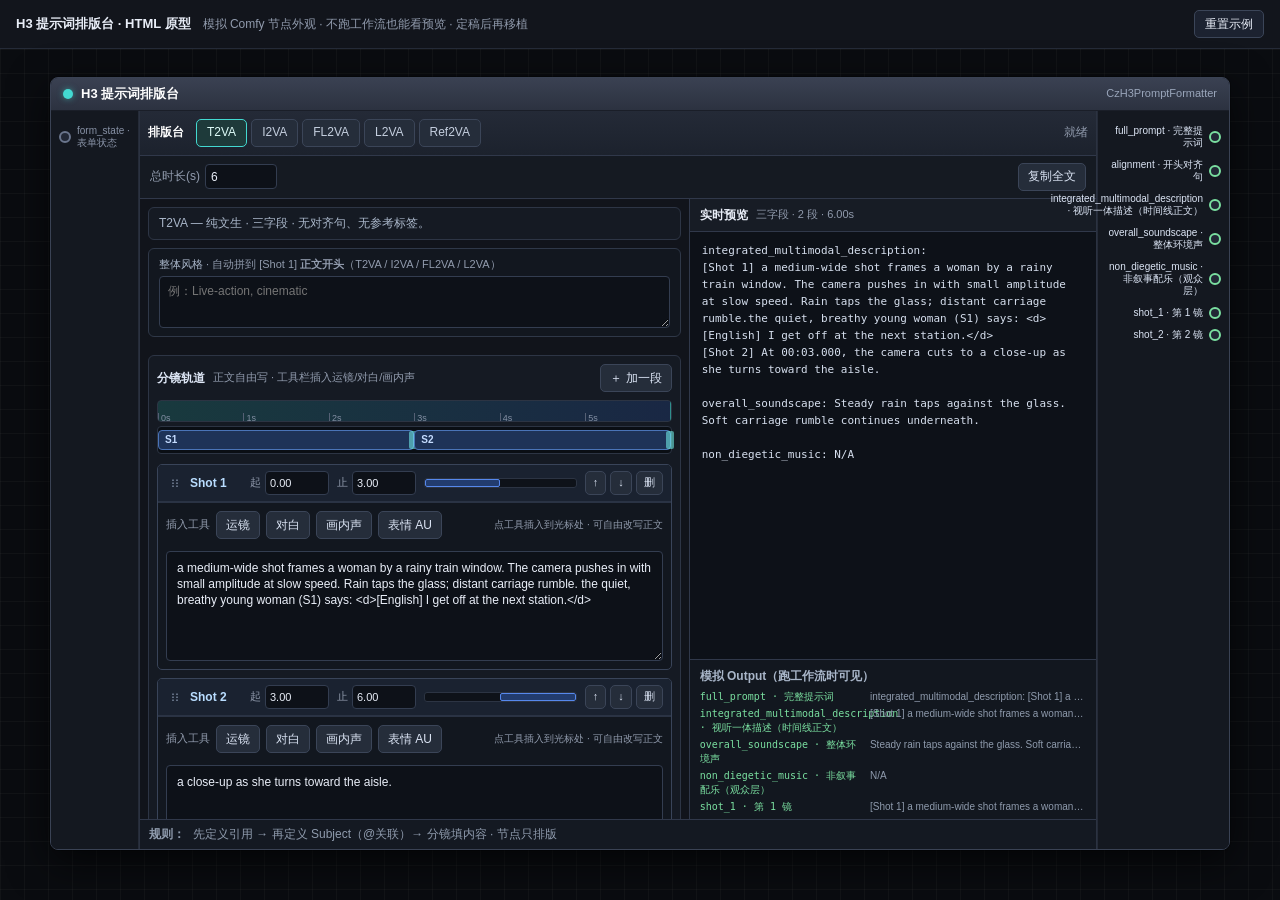
<file: h3-prompt-formatter-lab/index.html>
<!DOCTYPE html>
<html lang="zh-CN">
<head>
  <meta charset="UTF-8" />
  <meta name="viewport" content="width=device-width, initial-scale=1" />
  <title>H3 提示词排版台 · Lab</title>
  <link rel="stylesheet" href="styles.css" />
</head>
<body>
  <div class="lab-page">
    <header class="lab-topbar">
      <div class="lab-topbar-title">H3 提示词排版台 · HTML 原型</div>
      <div class="lab-topbar-hint">模拟 Comfy 节点外观 · 不跑工作流也能看预览 · 定稿后再移植</div>
      <button type="button" class="lab-ghost" id="btn-reset">重置示例</button>
    </header>

    <div class="lab-stage">
      <article class="cz-node" id="cz-node" aria-label="H3 提示词排版台节点">
        <div class="cz-node-title">
          <span class="cz-node-dot"></span>
          <span class="cz-node-name">H3 提示词排版台</span>
          <span class="cz-node-class">CzH3PromptFormatter</span>
        </div>

        <div class="cz-node-body">
          <div class="cz-slots left" aria-hidden="true">
            <div class="cz-slot"><i></i><span>form_state · 表单状态</span></div>
          </div>

          <div class="cz-panel m3td" id="formatter-root">
            <div class="m3td-head">
              <span class="m3td-brand">排版台</span>
              <div class="task-tabs" id="mode-tabs" role="tablist"></div>
              <span class="m3td-spacer"></span>
              <span class="m3td-status" id="status-line">就绪</span>
            </div>

            <div class="m3td-settings">
              <label class="m3td-field">总时长(s)
                <input type="number" id="total-duration" min="4" max="15" step="0.01" value="6" />
              </label>
              <span class="m3td-spacer"></span>
              <button type="button" class="m3td-btn" id="btn-copy-full">复制全文</button>
            </div>

            <div class="m3td-taskbar" id="task-types" hidden></div>

            <div class="work-grid">
              <div class="work-left">
                <div class="info-strip" id="mode-hint"></div>

                <!-- Ref2VA：先引用，再 Subject -->
                <section class="block" id="block-refs" hidden>
                  <div class="block-head">
                    <strong>① 引用定义 · References</strong>
                    <span class="muted">不接真图/视频 · 只声明「将来接到采样节点的那路」是什么</span>
                  </div>
                  <div class="defs-toolbar">
                    <button type="button" class="m3td-btn" data-add-ref="picture">＋ Picture 图</button>
                    <button type="button" class="m3td-btn" data-add-ref="video">＋ Video 视频</button>
                    <button type="button" class="m3td-btn" data-add-ref="audio">＋ Audio 音频</button>
                  </div>
                  <div class="defs-list" id="refs-list"></div>
                </section>

                <section class="block" id="block-subjects" hidden>
                  <div class="block-head">
                    <strong>② subject_definitions · 主体定义</strong>
                    <span class="muted">可复用内容单元 · 用绑定或 @ 关联上方引用</span>
                  </div>
                  <div class="defs-toolbar">
                    <button type="button" class="m3td-btn" id="btn-add-subject">＋ Subject</button>
                  </div>
                  <div class="defs-list" id="subjects-list"></div>
                  <label class="stack-field" style="margin-top:8px">
                    <span>summary · 任务摘要<span class="muted">（方括号任务类型由上方多选自动加）</span></span>
                    <textarea id="summary-body" rows="2" placeholder="一句话概括目标视频与参考关系…"></textarea>
                  </label>
                </section>

                <label class="stack-field block" id="wrap-style-opening" style="margin:0 0 10px;padding:8px 10px;border:1px solid #2f3848;border-radius:6px;background:#12171f">
                  <span id="style-opening-label">整体风格</span>
                  <textarea id="style-opening" rows="2" placeholder="例：Live-action, cinematic"></textarea>
                </label>

                <section class="block">
                  <div class="block-head">
                    <strong>分镜轨道</strong>
                    <span class="muted">正文自由写 · 工具栏插入运镜/对白/画内声</span>
                    <button type="button" class="m3td-btn" id="btn-add-shot" style="margin-left:auto">＋ 加一段</button>
                  </div>
                  <div class="timeline-ruler" id="timeline-ruler"></div>
                  <div class="timeline-track" id="timeline-track" title="拖分段右缘改切点；拖分段本体可粗调"></div>
                  <div class="shot-list" id="shot-list"></div>
                </section>

                <section class="block">
                  <div class="block-head"><strong>全片声音字段</strong><span class="muted">与单镜「画内声」分开 · 这里是整片汇总</span></div>
                  <label class="stack-field">
                    <span>overall_soundscape · 整体环境声</span>
                    <textarea id="soundscape" rows="2" placeholder="环境声 / 动作声 / 非语言人声…"></textarea>
                  </label>
                  <label class="stack-field">
                    <span>non_diegetic_music · 非叙事配乐（观众层）</span>
                    <textarea id="music" rows="2" placeholder="观众配乐，或写 N/A"></textarea>
                  </label>
                </section>
              </div>

              <div class="work-right">
                <div class="preview-head">
                  <strong>实时预览</strong>
                  <span class="muted" id="preview-meta"></span>
                </div>
                <pre class="preview-body" id="preview-body"></pre>
                <div class="outputs-sim">
                  <div class="outputs-title">模拟 Output（跑工作流时可见）</div>
                  <div class="outputs-list" id="outputs-list"></div>
                </div>
              </div>
            </div>

            <div class="m3td-foot">
              <strong>规则：</strong>
              <span>先定义引用 → 再定义 Subject（@关联）→ 分镜填内容 · 节点只排版</span>
            </div>
          </div>

          <div class="cz-slots right" id="output-slots" aria-hidden="true"></div>
        </div>
      </article>
    </div>
  </div>

  <!-- @ 引用选择浮层 -->
  <div class="mention-menu" id="mention-menu" hidden></div>

  <!-- 图形化 AU 选脸器 -->
  <div class="au-modal" id="au-modal" hidden>
    <div class="au-dialog" role="dialog" aria-label="AU 表情选择">
      <div class="au-dialog-head">
        <strong>图形化 AU 表情</strong>
        <span class="muted">强度 0–5 · 基本情绪 + 文戏复合内心 · 悬停看 AU 说明 · 插入英文描述</span>
        <button type="button" class="m3td-btn" data-au-close>关闭</button>
      </div>
      <div class="au-dialog-body">
        <div class="au-face-col">
          <div id="au-face-host"></div>
          <div class="au-presets" id="au-presets"></div>
        </div>
        <div class="au-chip-col">
          <div id="au-chip-host"></div>
        </div>
      </div>
      <div class="au-dialog-foot">
        <div class="au-summary">
          <div><span class="muted">英文描述：</span><strong id="au-desc-en">（尚未选择 AU）</strong></div>
          <div><span class="muted">AU 组合：</span><code id="au-desc-codes">—</code></div>
        </div>
        <label class="au-opt"><input type="checkbox" id="au-include-codes" /> 插入时附带 AU 代号备忘</label>
        <div class="au-actions">
          <button type="button" class="m3td-btn" data-au-insert>插入面部描述</button>
          <button type="button" class="m3td-btn" data-au-insert-while-saying>插入「边说边带表情」</button>
        </div>
      </div>
    </div>
  </div>

  <script src="au-picker.js"></script>
  <script src="app.js"></script>
</body>
</html>
</file>
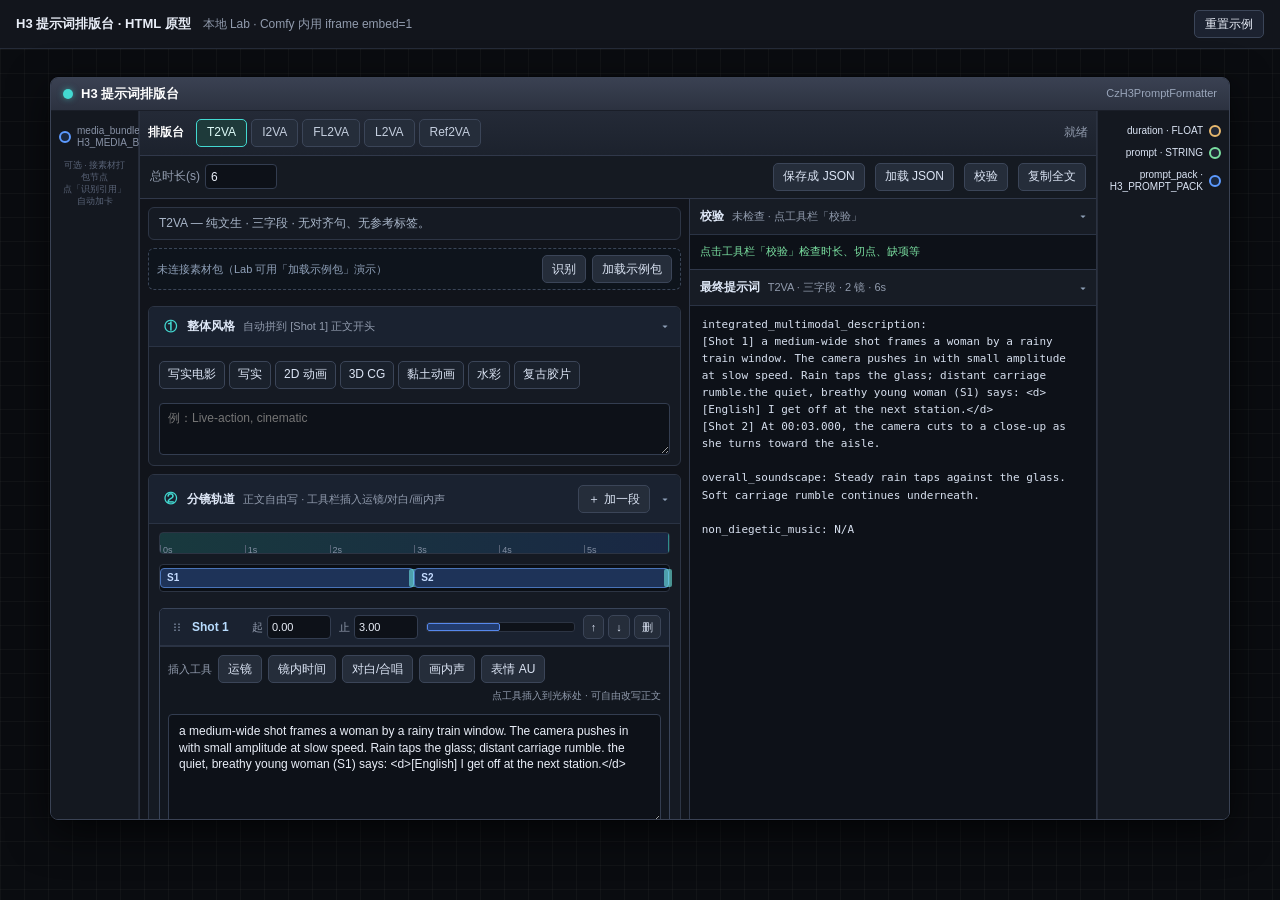
<file: web/h3-formatter/index.html>
<!DOCTYPE html>
<html lang="zh-CN">
<head>
  <meta charset="UTF-8" />
  <meta name="viewport" content="width=device-width, initial-scale=1" />
  <title>H3 提示词排版台</title>
  <script>
    (function () {
      try {
        if (new URLSearchParams(location.search).has("embed") || window.parent !== window) {
          document.documentElement.classList.add("embed");
        }
      } catch (_) { /* cross-origin */ }
    })();
  </script>
  <link rel="stylesheet" href="styles.css" />
</head>
<body>
  <div class="lab-page">
    <header class="lab-topbar">
      <div class="lab-topbar-title">H3 提示词排版台 · HTML 原型</div>
      <div class="lab-topbar-hint">本地 Lab · Comfy 内用 iframe embed=1</div>
      <button type="button" class="lab-ghost" id="btn-reset">重置示例</button>
    </header>

    <div class="lab-stage">
      <article class="cz-node" id="cz-node" aria-label="H3 提示词排版台节点">
        <div class="cz-node-title">
          <span class="cz-node-dot"></span>
          <span class="cz-node-name">H3 提示词排版台</span>
          <span class="cz-node-class">CzH3PromptFormatter</span>
        </div>

        <div class="cz-node-body">
          <div class="cz-slots left" aria-hidden="true">
            <div class="cz-slot custom active" id="slot-media-bundle"><i></i><span>media_bundle · H3_MEDIA_BUNDLE</span></div>
            <div class="cz-slot-hint">可选 · 接素材打包节点<br />点「识别引用」自动加卡</div>
          </div>

          <div class="cz-panel m3td" id="formatter-root">
            <div class="m3td-head">
              <span class="m3td-brand">排版台</span>
              <div class="task-tabs" id="mode-tabs" role="tablist"></div>
              <span class="m3td-spacer"></span>
              <span class="m3td-status" id="status-line">就绪</span>
            </div>

            <div class="m3td-settings">
              <label class="m3td-field">总时长(s)
                <input type="number" id="total-duration" min="4" max="15" step="0.01" value="6" />
              </label>
              <span class="m3td-spacer"></span>
              <button type="button" class="m3td-btn" id="btn-save-json" title="导出表单 JSON">保存成 JSON</button>
              <button type="button" class="m3td-btn" id="btn-load-json" title="从 JSON 恢复表单">加载 JSON</button>
              <button type="button" class="m3td-btn" id="btn-validate" title="检查时长、切点、缺项等">校验</button>
              <button type="button" class="m3td-btn" id="btn-copy-full">复制全文</button>
              <input type="file" id="json-file-input" accept="application/json,.json" hidden />
            </div>

            <div class="m3td-taskbar" id="task-types" hidden></div>

            <div class="work-grid">
              <div class="work-left">
                <div class="info-strip" id="mode-hint"></div>

                <div class="bundle-bar" id="bundle-bar">
                  <span class="bundle-status" id="bundle-status">未连接素材包 · 接好后点「识别」同步引用</span>
                  <button type="button" class="m3td-btn" id="btn-import-bundle" title="按当前接线增量同步引用卡与模式（不会在接线时自动改）">识别</button>
                  <button type="button" class="m3td-btn" id="btn-demo-bundle" title="注入一份示例 manifest，方便演示">加载示例包</button>
                </div>

                <!-- Ref2VA：① 引用 ② 主体 -->
                <section class="block collapsible" id="block-refs" data-sec="refs" hidden>
                  <div class="block-head" data-collapse-toggle role="button" tabindex="0" aria-expanded="true">
                    <span class="sec-num" data-sec-num></span>
                    <strong>引用定义 · References</strong>
                    <span class="muted">识别后指定用途 · 也可手加</span>
                    <span class="collapse-chevron" aria-hidden="true">▾</span>
                  </div>
                  <div class="block-body">
                    <div class="defs-toolbar">
                      <button type="button" class="m3td-btn" data-add-ref="picture">＋ Picture 图</button>
                      <button type="button" class="m3td-btn" data-add-ref="video">＋ Video 视频</button>
                      <button type="button" class="m3td-btn" data-add-ref="audio">＋ Audio 音频</button>
                    </div>
                    <div class="defs-list" id="refs-list"></div>
                  </div>
                </section>

                <section class="block collapsible" id="block-subjects" data-sec="subjects" hidden>
                  <div class="block-head" data-collapse-toggle role="button" tabindex="0" aria-expanded="true">
                    <span class="sec-num" data-sec-num></span>
                    <strong>主体定义 · subject_definitions</strong>
                    <span class="muted">绑定 / @ 关联引用 · 含 summary</span>
                    <span class="collapse-chevron" aria-hidden="true">▾</span>
                  </div>
                  <div class="block-body">
                    <div class="defs-toolbar">
                      <button type="button" class="m3td-btn" id="btn-add-subject">＋ Subject</button>
                    </div>
                    <div class="defs-list" id="subjects-list"></div>
                    <label class="stack-field summary-field" style="margin-top:8px">
                      <span>summary · 任务摘要<span class="muted">（方括号任务类型由上方多选自动加 · 可 @ 插入 Subject/引用）</span></span>
                      <div class="summary-row">
                        <textarea id="summary-body" rows="2" placeholder="一句话概括目标视频与参考关系… 例：&lt;Subject 1&gt; drives &lt;Subject 2&gt;…"></textarea>
                        <button type="button" class="m3td-btn at-btn" id="btn-summary-at" data-at-target="summary:body" title="插入 Subject / 引用标签">@</button>
                      </div>
                    </label>
                  </div>
                </section>

                <section class="block collapsible" id="wrap-style-opening" data-sec="style">
                  <div class="block-head" data-collapse-toggle role="button" tabindex="0" aria-expanded="true">
                    <span class="sec-num" data-sec-num></span>
                    <strong id="style-opening-title">整体风格</strong>
                    <span class="muted" id="style-opening-hint">拼到 Shot 1 / 或写在 Shot 前</span>
                    <span class="collapse-chevron" aria-hidden="true">▾</span>
                  </div>
                  <div class="block-body">
                    <div class="style-chips" id="style-chips"></div>
                    <label class="stack-field" style="margin:0">
                      <span class="sr-only" id="style-opening-label">整体风格</span>
                      <textarea id="style-opening" rows="2" placeholder="例：Live-action, cinematic"></textarea>
                    </label>
                  </div>
                </section>

                <section class="block collapsible" id="block-shots" data-sec="shots">
                  <div class="block-head" data-collapse-toggle role="button" tabindex="0" aria-expanded="true">
                    <span class="sec-num" data-sec-num></span>
                    <strong>分镜轨道</strong>
                    <span class="muted">正文自由写 · 工具栏插入运镜/对白/画内声</span>
                    <button type="button" class="m3td-btn" id="btn-add-shot" data-no-collapse>＋ 加一段</button>
                    <span class="collapse-chevron" aria-hidden="true">▾</span>
                  </div>
                  <div class="block-body">
                    <div class="timeline-ruler" id="timeline-ruler"></div>
                    <div class="timeline-track" id="timeline-track" title="拖分段右缘改切点；拖分段本体可粗调"></div>
                    <div class="shot-list" id="shot-list"></div>
                  </div>
                </section>

                <section class="block collapsible" id="block-sound" data-sec="sound">
                  <div class="block-head" data-collapse-toggle role="button" tabindex="0" aria-expanded="true">
                    <span class="sec-num" data-sec-num></span>
                    <strong>全片声音字段</strong>
                    <span class="muted">与单镜「画内声」分开 · 整片汇总</span>
                    <span class="collapse-chevron" aria-hidden="true">▾</span>
                  </div>
                  <div class="block-body">
                    <label class="stack-field">
                      <span>overall_soundscape · 整体环境声</span>
                      <textarea id="soundscape" rows="2" placeholder="环境声 / 动作声 / 非语言人声…"></textarea>
                    </label>
                    <label class="stack-field">
                      <span>non_diegetic_music · 非叙事配乐（观众层）</span>
                      <textarea id="music" rows="2" placeholder="观众配乐，或写 N/A"></textarea>
                    </label>
                  </div>
                </section>
              </div>

              <div class="work-right">
                <section class="block collapsible preview-sec" id="block-validate" data-sec="validate">
                  <div class="block-head" data-collapse-toggle role="button" tabindex="0" aria-expanded="true">
                    <strong>校验</strong>
                    <span class="muted" id="validate-summary">未检查 · 点工具栏「校验」</span>
                    <span class="collapse-chevron" aria-hidden="true">▾</span>
                  </div>
                  <div class="block-body">
                    <div class="validate-panel" id="validate-panel">
                      <div class="vp-ok">点击工具栏「校验」检查时长、切点、缺项等</div>
                    </div>
                  </div>
                </section>

                <section class="block collapsible preview-sec" id="block-preview" data-sec="preview">
                  <div class="block-head" data-collapse-toggle role="button" tabindex="0" aria-expanded="true">
                    <strong>最终提示词</strong>
                    <span class="muted" id="preview-meta"></span>
                    <span class="collapse-chevron" aria-hidden="true">▾</span>
                  </div>
                  <div class="block-body preview-body-wrap">
                    <pre class="preview-body" id="preview-body"></pre>
                  </div>
                </section>
              </div>
            </div>
          </div>

          <div class="cz-slots right" id="output-slots" aria-hidden="true"></div>
        </div>
      </article>
    </div>
  </div>

  <!-- @ 引用选择浮层 -->
  <div class="mention-menu" id="mention-menu" hidden></div>

  <!-- 图形化 AU 选脸器 -->
  <div class="au-modal" id="au-modal" hidden>
    <div class="au-dialog" role="dialog" aria-label="AU 表情选择">
      <div class="au-dialog-head">
        <strong>图形化 AU 表情</strong>
        <span class="muted">强度 0–5 · 基本情绪 + 文戏复合内心 · 悬停看 AU 说明 · 插入英文描述</span>
        <button type="button" class="m3td-btn" data-au-close>关闭</button>
      </div>
      <div class="au-dialog-body">
        <div class="au-face-col">
          <div id="au-face-host"></div>
          <div class="au-presets" id="au-presets"></div>
        </div>
        <div class="au-chip-col">
          <div id="au-chip-host"></div>
        </div>
      </div>
      <div class="au-dialog-foot">
        <div class="au-summary">
          <div><span class="muted">英文描述：</span><strong id="au-desc-en">（尚未选择 AU）</strong></div>
          <div><span class="muted">AU 组合：</span><code id="au-desc-codes">—</code></div>
        </div>
        <label class="au-opt"><input type="checkbox" id="au-include-codes" /> 插入时附带 AU 代号备忘</label>
        <div class="au-actions">
          <button type="button" class="m3td-btn" data-au-insert>插入面部描述</button>
          <button type="button" class="m3td-btn" data-au-insert-while-saying>插入「边说边带表情」</button>
        </div>
      </div>
    </div>
  </div>

  <script src="au-picker.js"></script>
  <script src="app.js"></script>
</body>
</html>
</file>
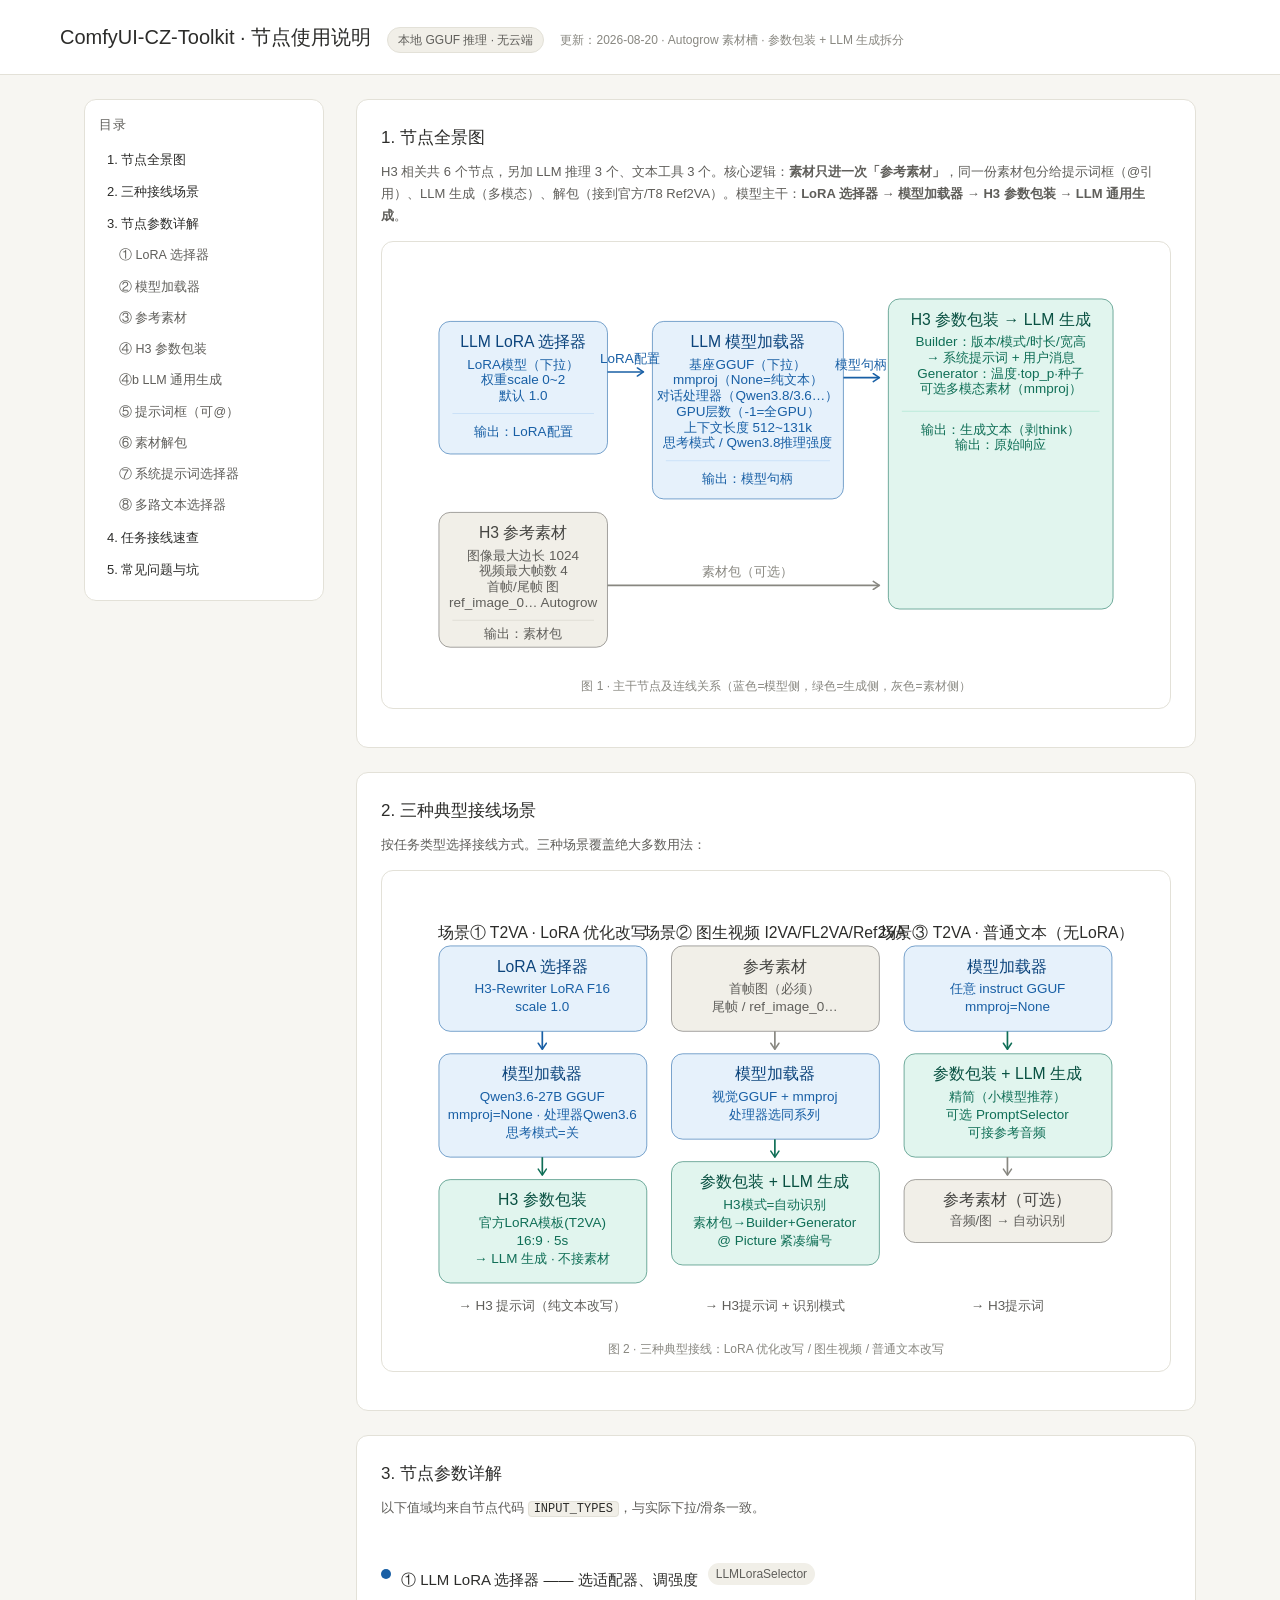
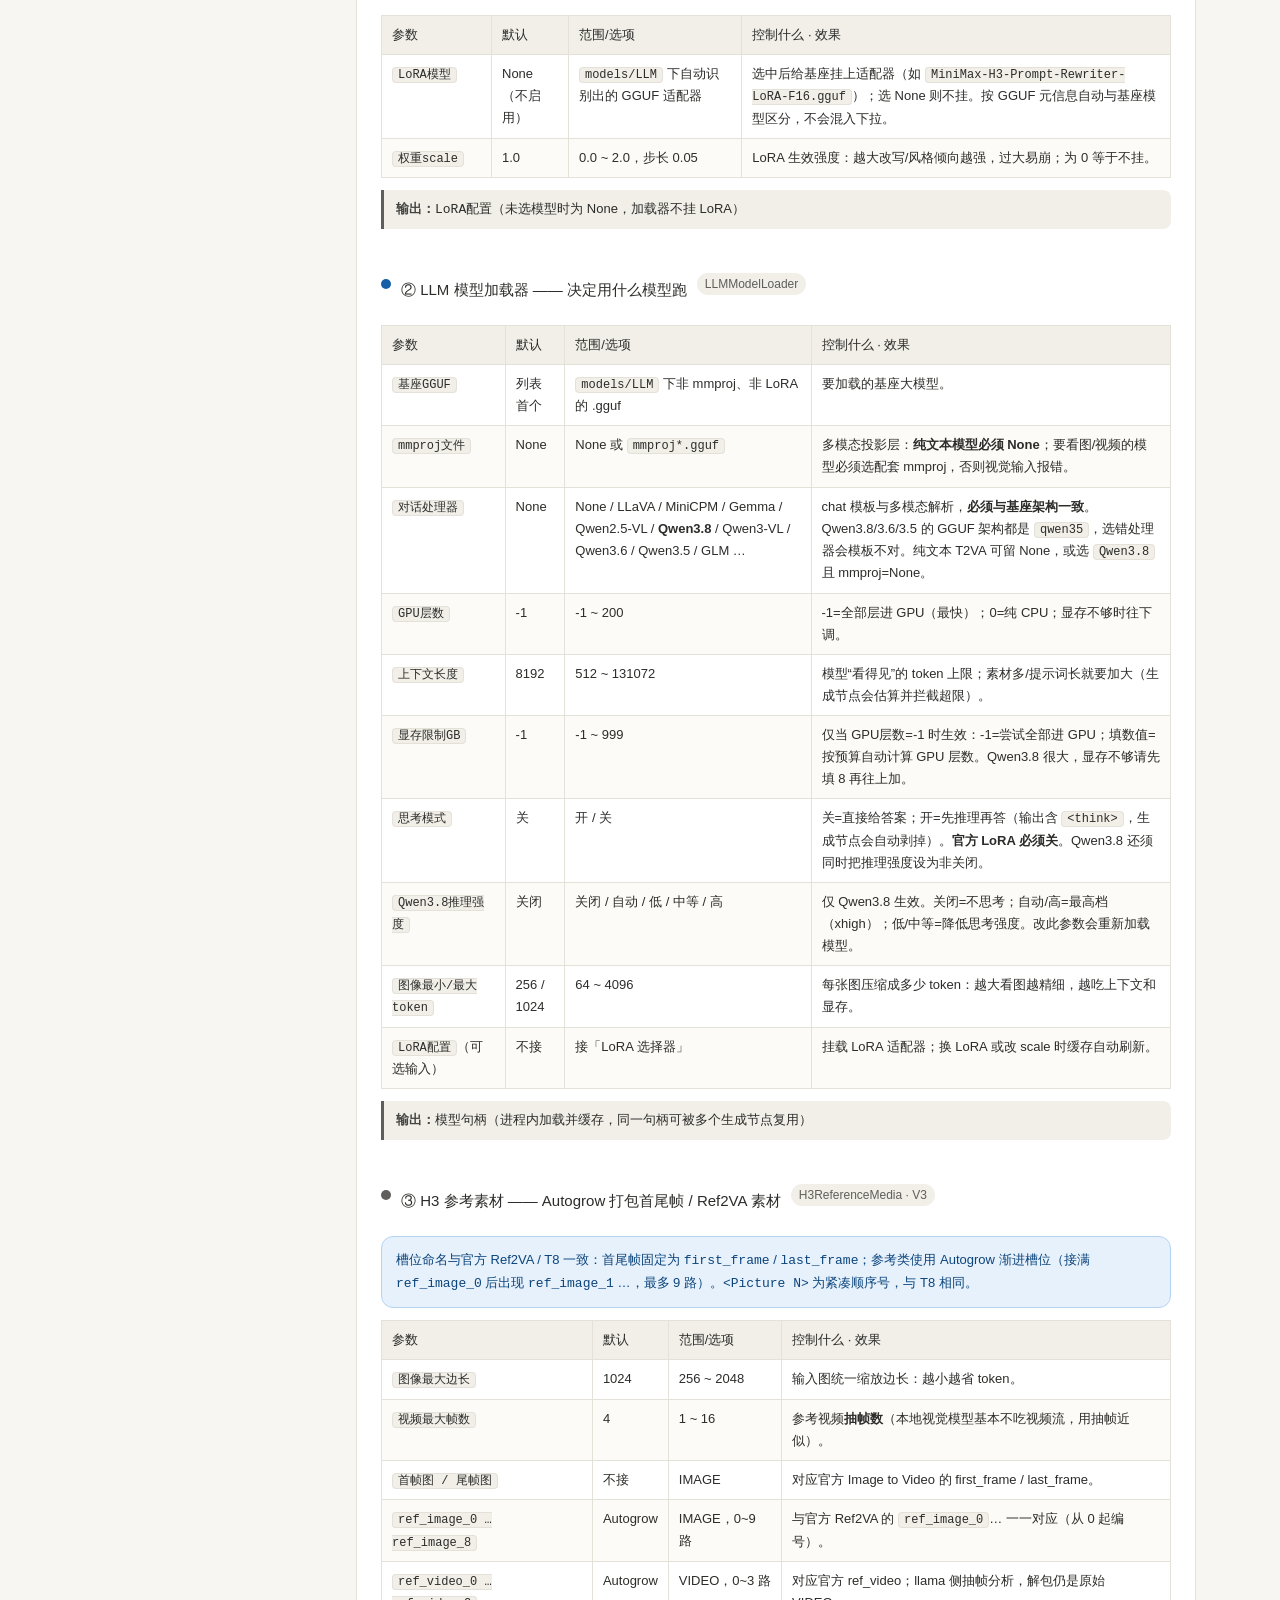
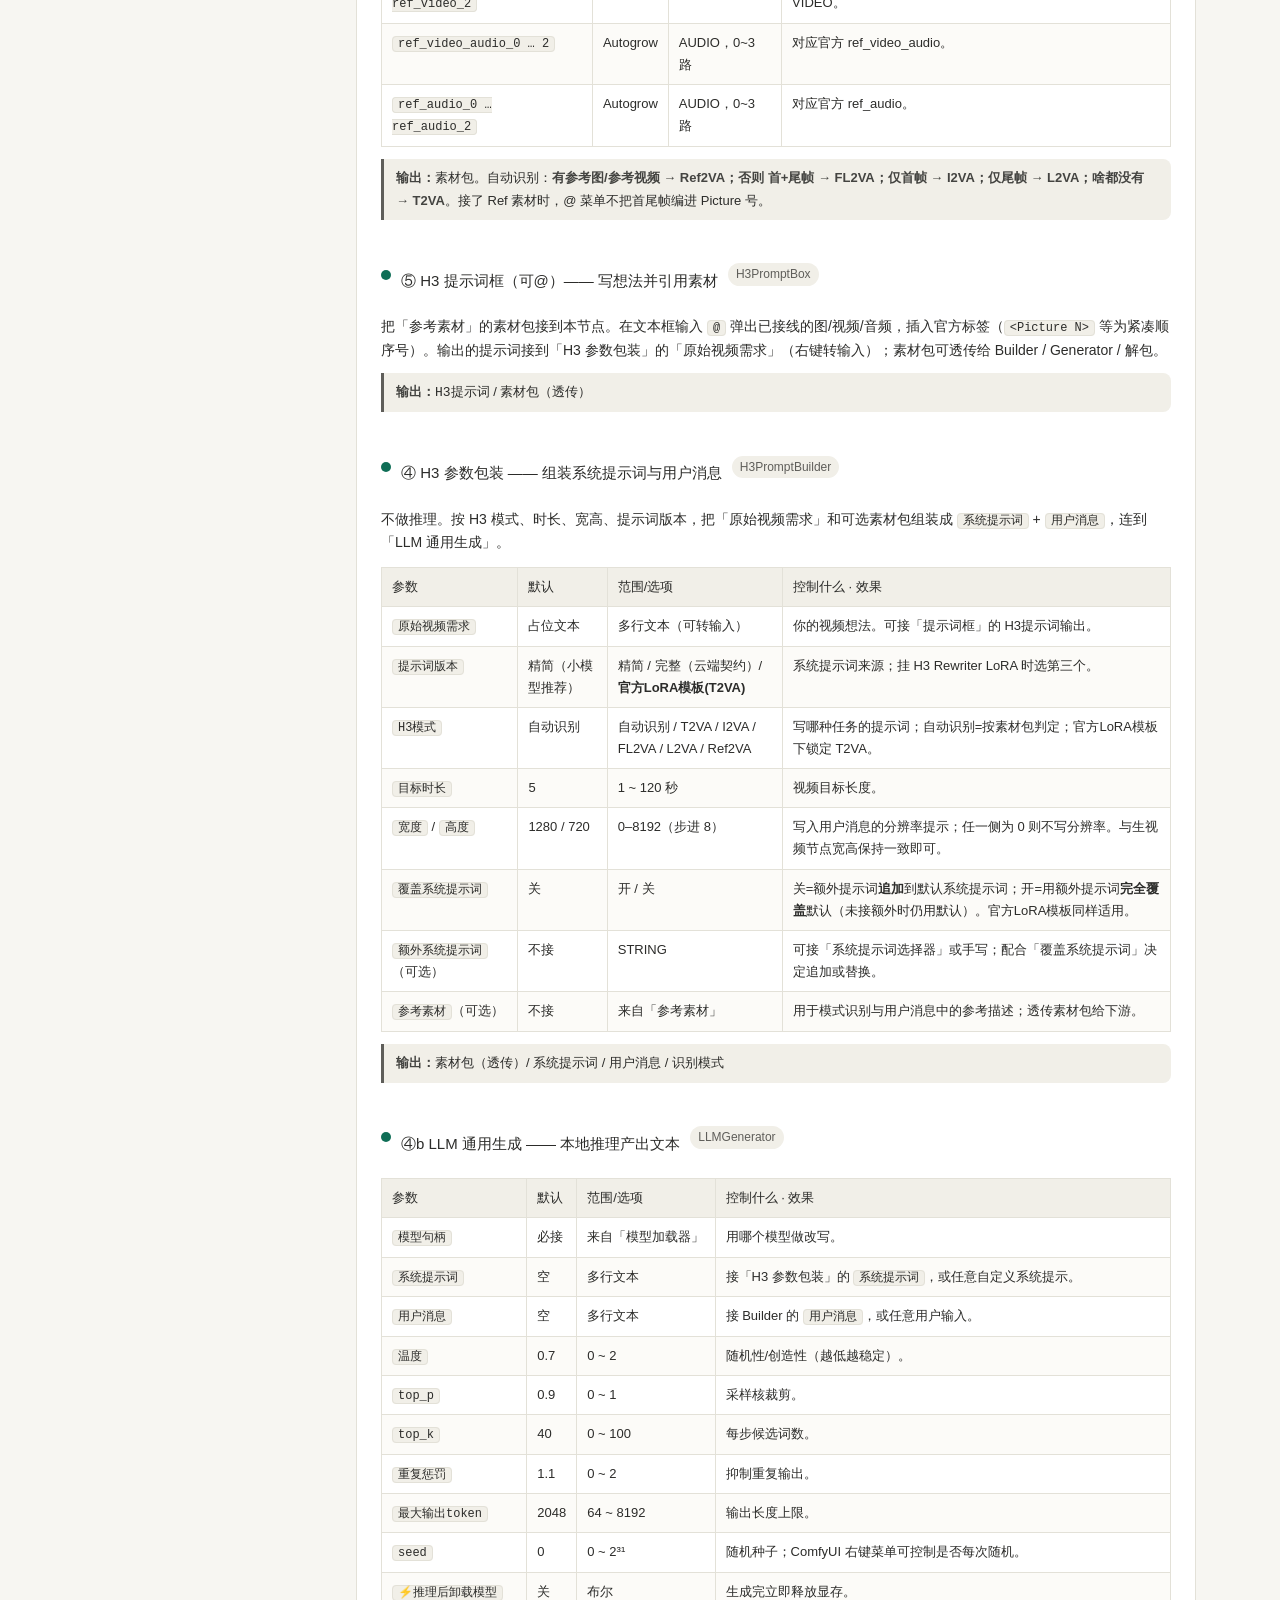
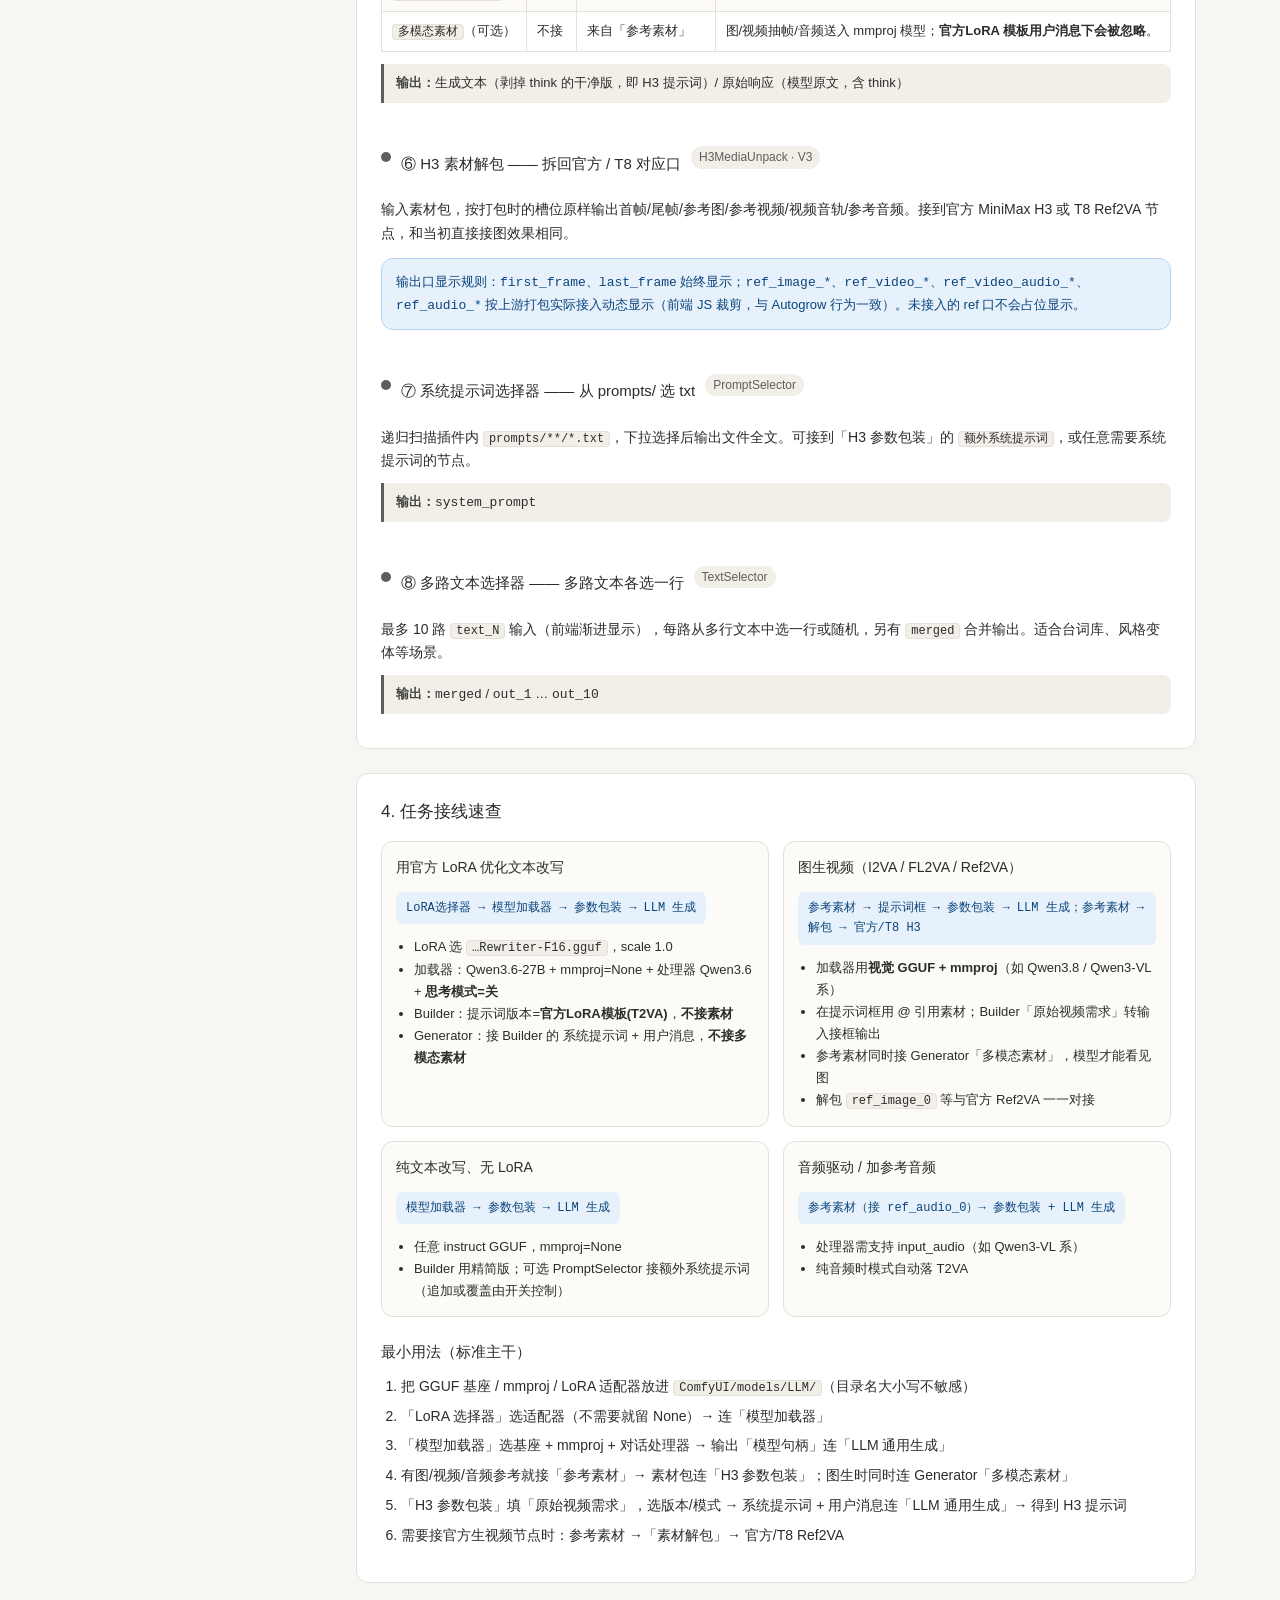
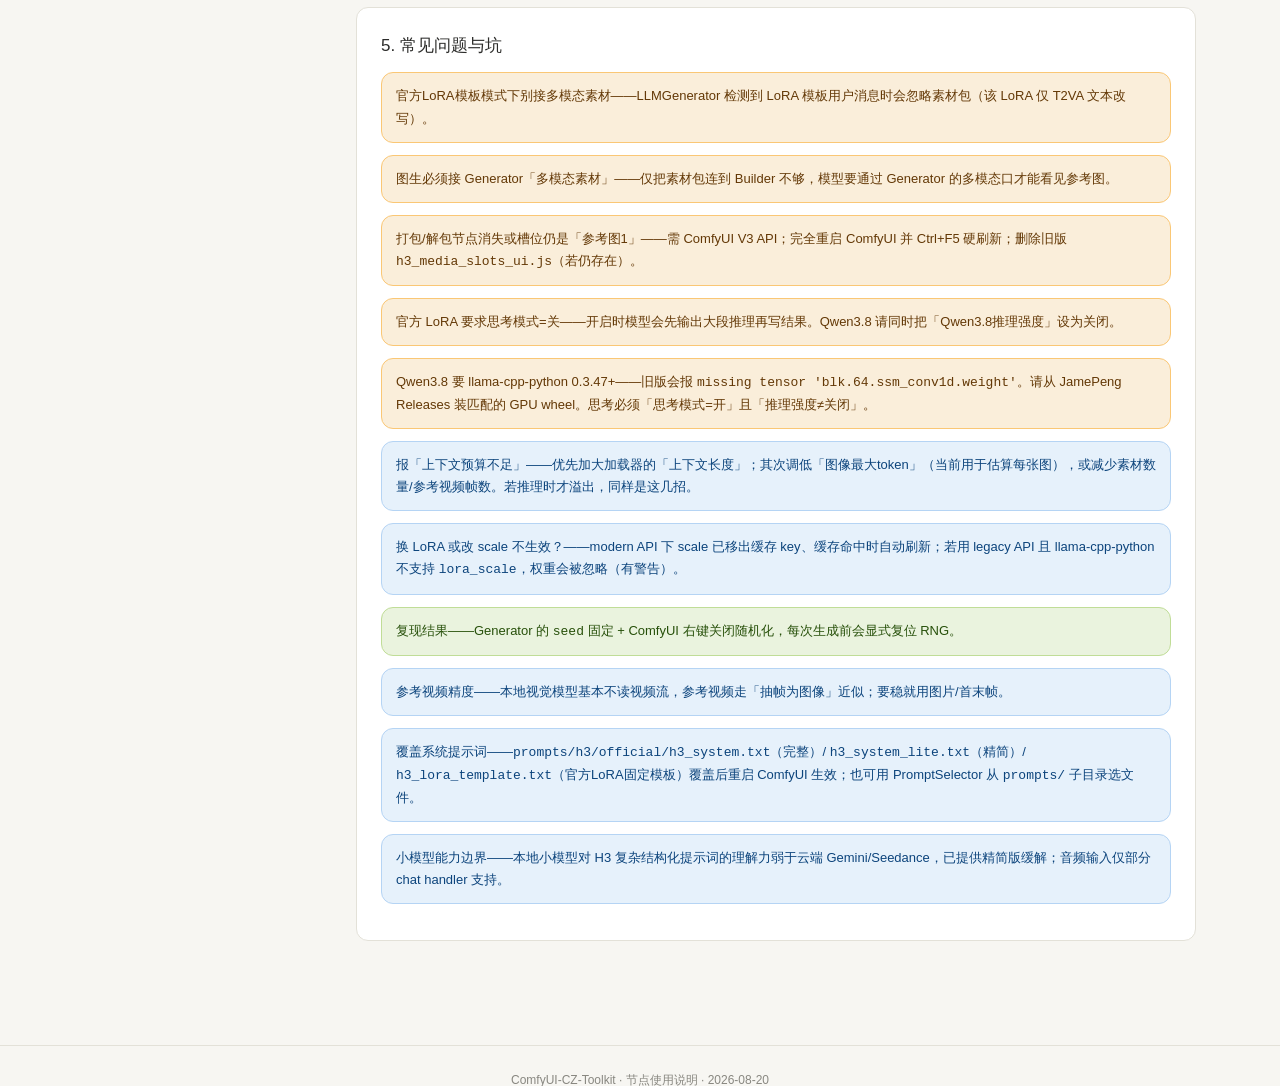
<file: H3节点使用说明.html>
<!DOCTYPE html>
<html lang="zh-CN">
<head>
<meta charset="UTF-8">
<meta name="viewport" content="width=device-width, initial-scale=1.0">
<title>ComfyUI-CZ-Toolkit 节点使用说明</title>
<style>
:root {
  --bg: #F7F6F2;
  --surface: #FFFFFF;
  --ink: #2C2C2A;
  --ink-2: #5F5E5A;
  --ink-3: #888780;
  --line: #E3E1D8;
  --blue-50: #E6F1FB; --blue-100: #B5D4F4; --blue-600: #185FA5; --blue-800: #0C447C;
  --teal-50: #E1F5EE; --teal-100: #9FE1CB; --teal-600: #0F6E56; --teal-800: #085041;
  --gray-50: #F1EFE8; --gray-600: #5F5E5A; --gray-800: #444441;
  --amber-50: #FAEEDA; --amber-600: #854F0B; --amber-800: #633806;
  --red-50: #FCEBEB; --red-600: #A32D2D;
  --green-50: #EAF3DE; --green-600: #3B6D11;
  --radius: 12px;
  --font-sans: "PingFang SC", "Microsoft YaHei", "Segoe UI", -apple-system, sans-serif;
  --font-mono: "Cascadia Code", "Consolas", "JetBrains Mono", monospace;
}
* { box-sizing: border-box; margin: 0; padding: 0; }
html { scroll-behavior: smooth; }
body {
  font-family: var(--font-sans);
  background: var(--bg);
  color: var(--ink);
  line-height: 1.7;
  font-size: 14px;
}
.wrap { display: grid; grid-template-columns: 240px 1fr; gap: 32px; max-width: 1160px; margin: 0 auto; padding: 24px 24px 80px; }
@media (max-width: 900px) { .wrap { grid-template-columns: 1fr; } }

header.main {
  background: var(--surface);
  border-bottom: 1px solid var(--line);
  padding: 20px 24px;
}
header.main .inner { max-width: 1160px; margin: 0 auto; display: flex; align-items: baseline; gap: 16px; flex-wrap: wrap; }
header.main h1 { font-size: 20px; font-weight: 500; }
header.main .tag { font-size: 12px; color: var(--ink-2); background: var(--gray-50); border: 1px solid var(--line); padding: 2px 10px; border-radius: 999px; }
header.main .meta { font-size: 12px; color: var(--ink-3); }

nav.toc {
  position: sticky; top: 20px; align-self: start;
  background: var(--surface); border: 1px solid var(--line); border-radius: var(--radius);
  padding: 14px;
}
nav.toc h2 { font-size: 13px; font-weight: 500; color: var(--ink-2); margin-bottom: 8px; letter-spacing: 0.5px; }
nav.toc a { display: block; font-size: 13px; color: var(--ink); text-decoration: none; padding: 5px 8px; border-radius: 6px; }
nav.toc a:hover { background: var(--blue-50); color: var(--blue-800); }
nav.toc a.n2 { padding-left: 20px; color: var(--ink-2); font-size: 12.5px; }
@media (max-width: 900px) { nav.toc { position: static; } }

main.content { min-width: 0; }
section.card {
  background: var(--surface); border: 1px solid var(--line); border-radius: var(--radius);
  padding: 24px; margin-bottom: 24px;
}
section.card h2 { font-size: 17px; font-weight: 500; margin-bottom: 4px; }
section.card h3 { font-size: 15px; font-weight: 500; margin: 22px 0 10px; }
section.card h4 { font-size: 14px; font-weight: 500; margin: 16px 0 8px; }
section.card p { margin: 8px 0; color: var(--ink); }
section.card .lead { color: var(--ink-2); font-size: 13px; }
.node-head { display: flex; align-items: center; gap: 10px; margin: 26px 0 12px; }
.node-head .dot { width: 10px; height: 10px; border-radius: 50%; flex: 0 0 auto; }
.node-head h3 { margin: 0; }
.node-head .num { font-size: 12px; color: var(--ink-2); background: var(--gray-50); padding: 1px 8px; border-radius: 999px; }
.dot.blue { background: var(--blue-600); } .dot.teal { background: var(--teal-600); } .dot.gray { background: var(--gray-600); }

.figure { background: #fff; border: 1px solid var(--line); border-radius: var(--radius); padding: 12px; margin: 14px 0; }
.figure svg { width: 100%; height: auto; display: block; }
.figcap { font-size: 12px; color: var(--ink-3); text-align: center; margin-top: 6px; }

table { width: 100%; border-collapse: collapse; margin: 12px 0; font-size: 13px; }
th, td { border: 1px solid var(--line); padding: 8px 10px; text-align: left; vertical-align: top; }
th { background: var(--gray-50); font-weight: 500; white-space: nowrap; }
td code, p code, li code { font-family: var(--font-mono); font-size: 12px; background: var(--gray-50); border: 1px solid var(--line); border-radius: 4px; padding: 0 5px; color: var(--ink); }
tr:nth-child(even) td { background: #FCFBF8; }
table.param th:first-child { min-width: 110px; }
.out { font-size: 13px; background: var(--gray-50); border-left: 3px solid var(--gray-600); padding: 8px 12px; border-radius: 0 8px 8px 0; margin: 10px 0; }
.out b { color: var(--gray-800); }

.quick { display: grid; grid-template-columns: repeat(auto-fit, minmax(300px, 1fr)); gap: 14px; margin: 14px 0; }
.quick .q { border: 1px solid var(--line); border-radius: var(--radius); padding: 14px; background: #FCFBF8; }
.quick .q h4 { margin: 0 0 6px; font-size: 14px; font-weight: 500; }
.quick .q .route { font-family: var(--font-mono); font-size: 12px; background: var(--blue-50); color: var(--blue-800); border-radius: 6px; padding: 6px 10px; margin: 6px 0; display: inline-block; }
.quick .q ul { margin: 6px 0 0 18px; font-size: 13px; }

.alert { border-radius: var(--radius); padding: 12px 14px; margin: 12px 0; font-size: 13px; }
.alert.warn { background: var(--amber-50); border: 1px solid #FAC775; color: var(--amber-800); }
.alert.info { background: var(--blue-50); border: 1px solid var(--blue-100); color: var(--blue-800); }
.alert.good { background: var(--green-50); border: 1px solid #C0DD97; color: #27500A; }
.alert b { font-weight: 500; }

ol.steps { margin: 10px 0 10px 20px; }
ol.steps li { margin: 6px 0; }

footer { text-align: center; color: var(--ink-3); font-size: 12px; padding: 24px; border-top: 1px solid var(--line); }
</style>
</head>
<body>

<header class="main">
  <div class="inner">
    <h1>ComfyUI-CZ-Toolkit · 节点使用说明</h1>
    <span class="tag">本地 GGUF 推理 · 无云端</span>
    <span class="meta">更新：2026-08-20 · Autogrow 素材槽 · 参数包装 + LLM 生成拆分</span>
  </div>
</header>

<div class="wrap">
<nav class="toc">
  <h2>目录</h2>
  <a href="#overview">1. 节点全景图</a>
  <a href="#scenarios">2. 三种接线场景</a>
  <a href="#params">3. 节点参数详解</a>
  <a href="#n1" class="n2">① LoRA 选择器</a>
  <a href="#n2" class="n2">② 模型加载器</a>
  <a href="#n3" class="n2">③ 参考素材</a>
  <a href="#n4" class="n2">④ H3 参数包装</a>
  <a href="#n4b" class="n2">④b LLM 通用生成</a>
  <a href="#n5" class="n2">⑤ 提示词框（可@）</a>
  <a href="#n6" class="n2">⑥ 素材解包</a>
  <a href="#n7" class="n2">⑦ 系统提示词选择器</a>
  <a href="#n8" class="n2">⑧ 多路文本选择器</a>
  <a href="#quickref">4. 任务接线速查</a>
  <a href="#faq">5. 常见问题与坑</a>
</nav>

<main class="content">

<section class="card" id="overview">
  <h2>1. 节点全景图</h2>
  <p class="lead">H3 相关共 6 个节点，另加 LLM 推理 3 个、文本工具 3 个。核心逻辑：<b>素材只进一次「参考素材」</b>，同一份素材包分给提示词框（@引用）、LLM 生成（多模态）、解包（接到官方/T8 Ref2VA）。模型主干：<b>LoRA 选择器 → 模型加载器 → H3 参数包装 → LLM 通用生成</b>。</p>
  <div class="figure">
    <svg viewBox="0 0 680 370" width="100%" role="img" xmlns="http://www.w3.org/2000/svg">
      <title>H3 节点参数与连线关系</title>
      <defs>
        <marker id="arrow" viewBox="0 0 10 10" refX="8" refY="5" markerWidth="6" markerHeight="6" orient="auto-start-reverse">
          <path d="M2 1L8 5L2 9" fill="none" stroke="context-stroke" stroke-width="1.5" stroke-linecap="round" stroke-linejoin="round"/>
        </marker>
      </defs>
      <rect x="40" y="60" width="150" height="118" rx="10" fill="#E6F1FB" stroke="#185FA5" stroke-width="0.5"/>
      <text x="115" y="78" text-anchor="middle" dominant-baseline="central" font-family="var(--font-sans)" font-size="14" font-weight="500" fill="#0C447C">LLM LoRA 选择器</text>
      <text x="115" y="98" text-anchor="middle" dominant-baseline="central" font-family="var(--font-sans)" font-size="12" fill="#185FA5">LoRA模型（下拉）</text>
      <text x="115" y="112" text-anchor="middle" dominant-baseline="central" font-family="var(--font-sans)" font-size="12" fill="#185FA5">权重scale 0~2</text>
      <text x="115" y="126" text-anchor="middle" dominant-baseline="central" font-family="var(--font-sans)" font-size="12" fill="#185FA5">默认 1.0</text>
      <line x1="52" y1="142" x2="178" y2="142" stroke="#B5D4F4" stroke-width="0.5"/>
      <text x="115" y="158" text-anchor="middle" dominant-baseline="central" font-family="var(--font-sans)" font-size="12" fill="#185FA5">输出：LoRA配置</text>
      <rect x="230" y="60" width="170" height="158" rx="10" fill="#E6F1FB" stroke="#185FA5" stroke-width="0.5"/>
      <text x="315" y="78" text-anchor="middle" dominant-baseline="central" font-family="var(--font-sans)" font-size="14" font-weight="500" fill="#0C447C">LLM 模型加载器</text>
      <text x="315" y="98" text-anchor="middle" dominant-baseline="central" font-family="var(--font-sans)" font-size="12" fill="#185FA5">基座GGUF（下拉）</text>
      <text x="315" y="112" text-anchor="middle" dominant-baseline="central" font-family="var(--font-sans)" font-size="12" fill="#185FA5">mmproj（None=纯文本）</text>
      <text x="315" y="126" text-anchor="middle" dominant-baseline="central" font-family="var(--font-sans)" font-size="12" fill="#185FA5">对话处理器（Qwen3.8/3.6…）</text>
      <text x="315" y="140" text-anchor="middle" dominant-baseline="central" font-family="var(--font-sans)" font-size="12" fill="#185FA5">GPU层数（-1=全GPU）</text>
      <text x="315" y="154" text-anchor="middle" dominant-baseline="central" font-family="var(--font-sans)" font-size="12" fill="#185FA5">上下文长度 512~131k</text>
      <text x="315" y="168" text-anchor="middle" dominant-baseline="central" font-family="var(--font-sans)" font-size="12" fill="#185FA5">思考模式 / Qwen3.8推理强度</text>
      <line x1="242" y1="184" x2="388" y2="184" stroke="#B5D4F4" stroke-width="0.5"/>
      <text x="315" y="200" text-anchor="middle" dominant-baseline="central" font-family="var(--font-sans)" font-size="12" fill="#185FA5">输出：模型句柄</text>
      <rect x="440" y="40" width="200" height="276" rx="10" fill="#E1F5EE" stroke="#0F6E56" stroke-width="0.5"/>
      <text x="540" y="58" text-anchor="middle" dominant-baseline="central" font-family="var(--font-sans)" font-size="14" font-weight="500" fill="#085041">H3 参数包装 → LLM 生成</text>
      <text x="540" y="78" text-anchor="middle" dominant-baseline="central" font-family="var(--font-sans)" font-size="12" fill="#0F6E56">Builder：版本/模式/时长/宽高</text>
      <text x="540" y="92" text-anchor="middle" dominant-baseline="central" font-family="var(--font-sans)" font-size="12" fill="#0F6E56">→ 系统提示词 + 用户消息</text>
      <text x="540" y="106" text-anchor="middle" dominant-baseline="central" font-family="var(--font-sans)" font-size="12" fill="#0F6E56">Generator：温度·top_p·种子</text>
      <text x="540" y="120" text-anchor="middle" dominant-baseline="central" font-family="var(--font-sans)" font-size="12" fill="#0F6E56">可选多模态素材（mmproj）</text>
      <line x1="452" y1="140" x2="628" y2="140" stroke="#9FE1CB" stroke-width="0.5"/>
      <text x="540" y="156" text-anchor="middle" dominant-baseline="central" font-family="var(--font-sans)" font-size="12" fill="#0F6E56">输出：生成文本（剥think）</text>
      <text x="540" y="170" text-anchor="middle" dominant-baseline="central" font-family="var(--font-sans)" font-size="12" fill="#0F6E56">输出：原始响应</text>
      <rect x="40" y="230" width="150" height="120" rx="10" fill="#F1EFE8" stroke="#5F5E5A" stroke-width="0.5"/>
      <text x="115" y="248" text-anchor="middle" dominant-baseline="central" font-family="var(--font-sans)" font-size="14" font-weight="500" fill="#444441">H3 参考素材</text>
      <text x="115" y="268" text-anchor="middle" dominant-baseline="central" font-family="var(--font-sans)" font-size="12" fill="#5F5E5A">图像最大边长 1024</text>
      <text x="115" y="282" text-anchor="middle" dominant-baseline="central" font-family="var(--font-sans)" font-size="12" fill="#5F5E5A">视频最大帧数 4</text>
      <text x="115" y="296" text-anchor="middle" dominant-baseline="central" font-family="var(--font-sans)" font-size="12" fill="#5F5E5A">首帧/尾帧 图</text>
      <text x="115" y="310" text-anchor="middle" dominant-baseline="central" font-family="var(--font-sans)" font-size="12" fill="#5F5E5A">ref_image_0… Autogrow</text>
      <line x1="52" y1="326" x2="178" y2="326" stroke="#D3D1C7" stroke-width="0.5"/>
      <text x="115" y="338" text-anchor="middle" dominant-baseline="central" font-family="var(--font-sans)" font-size="12" fill="#5F5E5A">输出：素材包</text>
      <path d="M190 105 L222 105" fill="none" stroke="#185FA5" stroke-width="1.5" marker-end="url(#arrow)"/>
      <text x="210" y="93" text-anchor="middle" dominant-baseline="central" font-family="var(--font-sans)" font-size="12" fill="#185FA5">LoRA配置</text>
      <path d="M400 110 L432 110" fill="none" stroke="#185FA5" stroke-width="1.5" marker-end="url(#arrow)"/>
      <text x="416" y="98" text-anchor="middle" dominant-baseline="central" font-family="var(--font-sans)" font-size="12" fill="#185FA5">模型句柄</text>
      <path d="M190 295 L432 295" fill="none" stroke="#888780" stroke-width="1.5" marker-end="url(#arrow)"/>
      <text x="315" y="283" text-anchor="middle" dominant-baseline="central" font-family="var(--font-sans)" font-size="12" fill="#888780">素材包（可选）</text>
    </svg>
    <div class="figcap">图 1 · 主干节点及连线关系（蓝色=模型侧，绿色=生成侧，灰色=素材侧）</div>
  </div>
</section>

<section class="card" id="scenarios">
  <h2>2. 三种典型接线场景</h2>
  <p class="lead">按任务类型选择接线方式。三种场景覆盖绝大多数用法：</p>
  <div class="figure">
    <svg viewBox="0 0 680 400" width="100%" role="img" xmlns="http://www.w3.org/2000/svg">
      <title>三种典型任务的节点接线方式</title>
      <defs>
        <marker id="arrow2" viewBox="0 0 10 10" refX="8" refY="5" markerWidth="6" markerHeight="6" orient="auto-start-reverse">
          <path d="M2 1L8 5L2 9" fill="none" stroke="context-stroke" stroke-width="1.5" stroke-linecap="round" stroke-linejoin="round"/>
        </marker>
      </defs>
      <text x="132" y="44" text-anchor="middle" dominant-baseline="central" font-family="var(--font-sans)" font-size="14" font-weight="500" fill="#2C2C2A">场景① T2VA · LoRA 优化改写</text>
      <rect x="40" y="56" width="185" height="76" rx="10" fill="#E6F1FB" stroke="#185FA5" stroke-width="0.5"/>
      <text x="132" y="74" text-anchor="middle" dominant-baseline="central" font-family="var(--font-sans)" font-size="14" font-weight="500" fill="#0C447C">LoRA 选择器</text>
      <text x="132" y="94" text-anchor="middle" dominant-baseline="central" font-family="var(--font-sans)" font-size="12" fill="#185FA5">H3-Rewriter LoRA F16</text>
      <text x="132" y="110" text-anchor="middle" dominant-baseline="central" font-family="var(--font-sans)" font-size="12" fill="#185FA5">scale 1.0</text>
      <path d="M132 132 L132 148" fill="none" stroke="#185FA5" stroke-width="1.5" marker-end="url(#arrow2)"/>
      <rect x="40" y="152" width="185" height="92" rx="10" fill="#E6F1FB" stroke="#185FA5" stroke-width="0.5"/>
      <text x="132" y="170" text-anchor="middle" dominant-baseline="central" font-family="var(--font-sans)" font-size="14" font-weight="500" fill="#0C447C">模型加载器</text>
      <text x="132" y="190" text-anchor="middle" dominant-baseline="central" font-family="var(--font-sans)" font-size="12" fill="#185FA5">Qwen3.6-27B GGUF</text>
      <text x="132" y="206" text-anchor="middle" dominant-baseline="central" font-family="var(--font-sans)" font-size="12" fill="#185FA5">mmproj=None · 处理器Qwen3.6</text>
      <text x="132" y="222" text-anchor="middle" dominant-baseline="central" font-family="var(--font-sans)" font-size="12" fill="#185FA5">思考模式=关</text>
      <path d="M132 244 L132 260" fill="none" stroke="#0F6E56" stroke-width="1.5" marker-end="url(#arrow2)"/>
      <rect x="40" y="264" width="185" height="92" rx="10" fill="#E1F5EE" stroke="#0F6E56" stroke-width="0.5"/>
      <text x="132" y="282" text-anchor="middle" dominant-baseline="central" font-family="var(--font-sans)" font-size="14" font-weight="500" fill="#085041">H3 参数包装</text>
      <text x="132" y="302" text-anchor="middle" dominant-baseline="central" font-family="var(--font-sans)" font-size="12" fill="#0F6E56">官方LoRA模板(T2VA)</text>
      <text x="132" y="318" text-anchor="middle" dominant-baseline="central" font-family="var(--font-sans)" font-size="12" fill="#0F6E56">16:9 · 5s</text>
      <text x="132" y="334" text-anchor="middle" dominant-baseline="central" font-family="var(--font-sans)" font-size="12" fill="#0F6E56">→ LLM 生成 · 不接素材</text>
      <text x="132" y="376" text-anchor="middle" dominant-baseline="central" font-family="var(--font-sans)" font-size="12" fill="#5F5E5A">→ H3 提示词（纯文本改写）</text>
      <text x="339" y="44" text-anchor="middle" dominant-baseline="central" font-family="var(--font-sans)" font-size="14" font-weight="500" fill="#2C2C2A">场景② 图生视频 I2VA/FL2VA/Ref2VA</text>
      <rect x="247" y="56" width="185" height="76" rx="10" fill="#F1EFE8" stroke="#5F5E5A" stroke-width="0.5"/>
      <text x="339" y="74" text-anchor="middle" dominant-baseline="central" font-family="var(--font-sans)" font-size="14" font-weight="500" fill="#444441">参考素材</text>
      <text x="339" y="94" text-anchor="middle" dominant-baseline="central" font-family="var(--font-sans)" font-size="12" fill="#5F5E5A">首帧图（必须）</text>
      <text x="339" y="110" text-anchor="middle" dominant-baseline="central" font-family="var(--font-sans)" font-size="12" fill="#5F5E5A">尾帧 / ref_image_0…</text>
      <path d="M339 132 L339 148" fill="none" stroke="#888780" stroke-width="1.5" marker-end="url(#arrow2)"/>
      <rect x="247" y="152" width="185" height="76" rx="10" fill="#E6F1FB" stroke="#185FA5" stroke-width="0.5"/>
      <text x="339" y="170" text-anchor="middle" dominant-baseline="central" font-family="var(--font-sans)" font-size="14" font-weight="500" fill="#0C447C">模型加载器</text>
      <text x="339" y="190" text-anchor="middle" dominant-baseline="central" font-family="var(--font-sans)" font-size="12" fill="#185FA5">视觉GGUF + mmproj</text>
      <text x="339" y="206" text-anchor="middle" dominant-baseline="central" font-family="var(--font-sans)" font-size="12" fill="#185FA5">处理器选同系列</text>
      <path d="M339 228 L339 244" fill="none" stroke="#0F6E56" stroke-width="1.5" marker-end="url(#arrow2)"/>
      <rect x="247" y="248" width="185" height="92" rx="10" fill="#E1F5EE" stroke="#0F6E56" stroke-width="0.5"/>
      <text x="339" y="266" text-anchor="middle" dominant-baseline="central" font-family="var(--font-sans)" font-size="14" font-weight="500" fill="#085041">参数包装 + LLM 生成</text>
      <text x="339" y="286" text-anchor="middle" dominant-baseline="central" font-family="var(--font-sans)" font-size="12" fill="#0F6E56">H3模式=自动识别</text>
      <text x="339" y="302" text-anchor="middle" dominant-baseline="central" font-family="var(--font-sans)" font-size="12" fill="#0F6E56">素材包→Builder+Generator</text>
      <text x="339" y="318" text-anchor="middle" dominant-baseline="central" font-family="var(--font-sans)" font-size="12" fill="#0F6E56">@ Picture 紧凑编号</text>
      <text x="339" y="376" text-anchor="middle" dominant-baseline="central" font-family="var(--font-sans)" font-size="12" fill="#5F5E5A">→ H3提示词 + 识别模式</text>
      <text x="546" y="44" text-anchor="middle" dominant-baseline="central" font-family="var(--font-sans)" font-size="14" font-weight="500" fill="#2C2C2A">场景③ T2VA · 普通文本（无LoRA）</text>
      <rect x="454" y="56" width="185" height="76" rx="10" fill="#E6F1FB" stroke="#185FA5" stroke-width="0.5"/>
      <text x="546" y="74" text-anchor="middle" dominant-baseline="central" font-family="var(--font-sans)" font-size="14" font-weight="500" fill="#0C447C">模型加载器</text>
      <text x="546" y="94" text-anchor="middle" dominant-baseline="central" font-family="var(--font-sans)" font-size="12" fill="#185FA5">任意 instruct GGUF</text>
      <text x="546" y="110" text-anchor="middle" dominant-baseline="central" font-family="var(--font-sans)" font-size="12" fill="#185FA5">mmproj=None</text>
      <path d="M546 132 L546 148" fill="none" stroke="#0F6E56" stroke-width="1.5" marker-end="url(#arrow2)"/>
      <rect x="454" y="152" width="185" height="92" rx="10" fill="#E1F5EE" stroke="#0F6E56" stroke-width="0.5"/>
      <text x="546" y="170" text-anchor="middle" dominant-baseline="central" font-family="var(--font-sans)" font-size="14" font-weight="500" fill="#085041">参数包装 + LLM 生成</text>
      <text x="546" y="190" text-anchor="middle" dominant-baseline="central" font-family="var(--font-sans)" font-size="12" fill="#0F6E56">精简（小模型推荐）</text>
      <text x="546" y="206" text-anchor="middle" dominant-baseline="central" font-family="var(--font-sans)" font-size="12" fill="#0F6E56">可选 PromptSelector</text>
      <text x="546" y="222" text-anchor="middle" dominant-baseline="central" font-family="var(--font-sans)" font-size="12" fill="#0F6E56">可接参考音频</text>
      <path d="M546 244 L546 260" fill="none" stroke="#888780" stroke-width="1.5" marker-end="url(#arrow2)"/>
      <rect x="454" y="264" width="185" height="56" rx="10" fill="#F1EFE8" stroke="#5F5E5A" stroke-width="0.5"/>
      <text x="546" y="282" text-anchor="middle" dominant-baseline="central" font-family="var(--font-sans)" font-size="14" font-weight="500" fill="#444441">参考素材（可选）</text>
      <text x="546" y="300" text-anchor="middle" dominant-baseline="central" font-family="var(--font-sans)" font-size="12" fill="#5F5E5A">音频/图 → 自动识别</text>
      <text x="546" y="376" text-anchor="middle" dominant-baseline="central" font-family="var(--font-sans)" font-size="12" fill="#5F5E5A">→ H3提示词</text>
    </svg>
    <div class="figcap">图 2 · 三种典型接线：LoRA 优化改写 / 图生视频 / 普通文本改写</div>
  </div>
</section>

<section class="card" id="params">
  <h2>3. 节点参数详解</h2>
  <p class="lead">以下值域均来自节点代码 <code>INPUT_TYPES</code>，与实际下拉/滑条一致。</p>

  <div class="node-head" id="n1">
    <span class="dot blue"></span>
    <h3>① LLM LoRA 选择器 —— 选适配器、调强度</h3>
    <span class="num">LLMLoraSelector</span>
  </div>
  <table class="param">
    <thead><tr><th>参数</th><th>默认</th><th>范围/选项</th><th>控制什么 · 效果</th></tr></thead>
    <tbody>
      <tr><td><code>LoRA模型</code></td><td>None（不启用）</td><td><code>models/LLM</code> 下自动识别出的 GGUF 适配器</td><td>选中后给基座挂上适配器（如 <code>MiniMax-H3-Prompt-Rewriter-LoRA-F16.gguf</code>）；选 None 则不挂。按 GGUF 元信息自动与基座模型区分，不会混入下拉。</td></tr>
      <tr><td><code>权重scale</code></td><td>1.0</td><td>0.0 ~ 2.0，步长 0.05</td><td>LoRA 生效强度：越大改写/风格倾向越强，过大易崩；为 0 等于不挂。</td></tr>
    </tbody>
  </table>
  <div class="out"><b>输出：</b><code>LoRA配置</code>（未选模型时为 None，加载器不挂 LoRA）</div>

  <div class="node-head" id="n2">
    <span class="dot blue"></span>
    <h3>② LLM 模型加载器 —— 决定用什么模型跑</h3>
    <span class="num">LLMModelLoader</span>
  </div>
  <table class="param">
    <thead><tr><th>参数</th><th>默认</th><th>范围/选项</th><th>控制什么 · 效果</th></tr></thead>
    <tbody>
      <tr><td><code>基座GGUF</code></td><td>列表首个</td><td><code>models/LLM</code> 下非 mmproj、非 LoRA 的 .gguf</td><td>要加载的基座大模型。</td></tr>
      <tr><td><code>mmproj文件</code></td><td>None</td><td>None 或 <code>mmproj*.gguf</code></td><td>多模态投影层：<b>纯文本模型必须 None</b>；要看图/视频的模型必须选配套 mmproj，否则视觉输入报错。</td></tr>
      <tr><td><code>对话处理器</code></td><td>None</td><td>None / LLaVA / MiniCPM / Gemma / Qwen2.5-VL / <b>Qwen3.8</b> / Qwen3-VL / Qwen3.6 / Qwen3.5 / GLM …</td><td>chat 模板与多模态解析，<b>必须与基座架构一致</b>。Qwen3.8/3.6/3.5 的 GGUF 架构都是 <code>qwen35</code>，选错处理器会模板不对。纯文本 T2VA 可留 None，或选 <code>Qwen3.8</code> 且 mmproj=None。</td></tr>
      <tr><td><code>GPU层数</code></td><td>-1</td><td>-1 ~ 200</td><td>-1=全部层进 GPU（最快）；0=纯 CPU；显存不够时往下调。</td></tr>
      <tr><td><code>上下文长度</code></td><td>8192</td><td>512 ~ 131072</td><td>模型“看得见”的 token 上限；素材多/提示词长就要加大（生成节点会估算并拦截超限）。</td></tr>
      <tr><td><code>显存限制GB</code></td><td>-1</td><td>-1 ~ 999</td><td>仅当 GPU层数=-1 时生效：-1=尝试全部进 GPU；填数值=按预算自动计算 GPU 层数。Qwen3.8 很大，显存不够请先填 8 再往上加。</td></tr>
      <tr><td><code>思考模式</code></td><td>关</td><td>开 / 关</td><td>关=直接给答案；开=先推理再答（输出含 <code>&lt;think&gt;</code>，生成节点会自动剥掉）。<b>官方 LoRA 必须关</b>。Qwen3.8 还须同时把推理强度设为非关闭。</td></tr>
      <tr><td><code>Qwen3.8推理强度</code></td><td>关闭</td><td>关闭 / 自动 / 低 / 中等 / 高</td><td>仅 Qwen3.8 生效。关闭=不思考；自动/高=最高档（xhigh）；低/中等=降低思考强度。改此参数会重新加载模型。</td></tr>
      <tr><td><code>图像最小/最大token</code></td><td>256 / 1024</td><td>64 ~ 4096</td><td>每张图压缩成多少 token：越大看图越精细，越吃上下文和显存。</td></tr>
      <tr><td><code>LoRA配置</code>（可选输入）</td><td>不接</td><td>接「LoRA 选择器」</td><td>挂载 LoRA 适配器；换 LoRA 或改 scale 时缓存自动刷新。</td></tr>
    </tbody>
  </table>
  <div class="out"><b>输出：</b><code>模型句柄</code>（进程内加载并缓存，同一句柄可被多个生成节点复用）</div>

  <div class="node-head" id="n3">
    <span class="dot gray"></span>
    <h3>③ H3 参考素材 —— Autogrow 打包首尾帧 / Ref2VA 素材</h3>
    <span class="num">H3ReferenceMedia · V3</span>
  </div>
  <div class="alert info"><b>槽位命名与官方 Ref2VA / T8 一致</b>：首尾帧固定为 <code>first_frame</code> / <code>last_frame</code>；参考类使用 Autogrow 渐进槽位（接满 <code>ref_image_0</code> 后出现 <code>ref_image_1</code> …，最多 9 路）。<code>&lt;Picture N&gt;</code> 为<b>紧凑顺序号</b>，与 T8 相同。</div>
  <table class="param">
    <thead><tr><th>参数</th><th>默认</th><th>范围/选项</th><th>控制什么 · 效果</th></tr></thead>
    <tbody>
      <tr><td><code>图像最大边长</code></td><td>1024</td><td>256 ~ 2048</td><td>输入图统一缩放边长：越小越省 token。</td></tr>
      <tr><td><code>视频最大帧数</code></td><td>4</td><td>1 ~ 16</td><td>参考视频<b>抽帧数</b>（本地视觉模型基本不吃视频流，用抽帧近似）。</td></tr>
      <tr><td><code>首帧图 / 尾帧图</code></td><td>不接</td><td>IMAGE</td><td>对应官方 Image to Video 的 first_frame / last_frame。</td></tr>
      <tr><td><code>ref_image_0 … ref_image_8</code></td><td>Autogrow</td><td>IMAGE，0~9 路</td><td>与官方 Ref2VA 的 <code>ref_image_0</code>… 一一对应（从 0 起编号）。</td></tr>
      <tr><td><code>ref_video_0 … ref_video_2</code></td><td>Autogrow</td><td>VIDEO，0~3 路</td><td>对应官方 ref_video；llama 侧抽帧分析，解包仍是原始 VIDEO。</td></tr>
      <tr><td><code>ref_video_audio_0 … 2</code></td><td>Autogrow</td><td>AUDIO，0~3 路</td><td>对应官方 ref_video_audio。</td></tr>
      <tr><td><code>ref_audio_0 … ref_audio_2</code></td><td>Autogrow</td><td>AUDIO，0~3 路</td><td>对应官方 ref_audio。</td></tr>
    </tbody>
  </table>
  <div class="out"><b>输出：</b><code>素材包</code>。自动识别：<b>有参考图/参考视频 → Ref2VA；否则 首+尾帧 → FL2VA；仅首帧 → I2VA；仅尾帧 → L2VA；啥都没有 → T2VA</b>。接了 Ref 素材时，@ 菜单不把首尾帧编进 Picture 号。</div>

  <div class="node-head" id="n5">
    <span class="dot teal"></span>
    <h3>⑤ H3 提示词框（可@）—— 写想法并引用素材</h3>
    <span class="num">H3PromptBox</span>
  </div>
  <p>把「参考素材」的素材包接到本节点。在文本框输入 <code>@</code> 弹出已接线的图/视频/音频，插入官方标签（<code>&lt;Picture N&gt;</code> 等为紧凑顺序号）。输出的提示词接到「H3 参数包装」的「原始视频需求」（右键转输入）；素材包可透传给 Builder / Generator / 解包。</p>
  <div class="out"><b>输出：</b><code>H3提示词</code> / <code>素材包</code>（透传）</div>

  <div class="node-head" id="n4">
    <span class="dot teal"></span>
    <h3>④ H3 参数包装 —— 组装系统提示词与用户消息</h3>
    <span class="num">H3PromptBuilder</span>
  </div>
  <p>不做推理。按 H3 模式、时长、宽高、提示词版本，把「原始视频需求」和可选素材包组装成 <code>系统提示词</code> + <code>用户消息</code>，连到「LLM 通用生成」。</p>
  <table class="param">
    <thead><tr><th>参数</th><th>默认</th><th>范围/选项</th><th>控制什么 · 效果</th></tr></thead>
    <tbody>
      <tr><td><code>原始视频需求</code></td><td>占位文本</td><td>多行文本（可转输入）</td><td>你的视频想法。可接「提示词框」的 H3提示词输出。</td></tr>
      <tr><td><code>提示词版本</code></td><td>精简（小模型推荐）</td><td>精简 / 完整（云端契约）/ <b>官方LoRA模板(T2VA)</b></td><td>系统提示词来源；挂 H3 Rewriter LoRA 时选第三个。</td></tr>
      <tr><td><code>H3模式</code></td><td>自动识别</td><td>自动识别 / T2VA / I2VA / FL2VA / L2VA / Ref2VA</td><td>写哪种任务的提示词；自动识别=按素材包判定；官方LoRA模板下锁定 T2VA。</td></tr>
      <tr><td><code>目标时长</code></td><td>5</td><td>1 ~ 120 秒</td><td>视频目标长度。</td></tr>
      <tr><td><code>宽度</code> / <code>高度</code></td><td>1280 / 720</td><td>0–8192（步进 8）</td><td>写入用户消息的分辨率提示；任一侧为 0 则不写分辨率。与生视频节点宽高保持一致即可。</td></tr>
      <tr><td><code>覆盖系统提示词</code></td><td>关</td><td>开 / 关</td><td>关=额外提示词<strong>追加</strong>到默认系统提示词；开=用额外提示词<strong>完全覆盖</strong>默认（未接额外时仍用默认）。官方LoRA模板同样适用。</td></tr>
      <tr><td><code>额外系统提示词</code>（可选）</td><td>不接</td><td>STRING</td><td>可接「系统提示词选择器」或手写；配合「覆盖系统提示词」决定追加或替换。</td></tr>
      <tr><td><code>参考素材</code>（可选）</td><td>不接</td><td>来自「参考素材」</td><td>用于模式识别与用户消息中的参考描述；透传素材包给下游。</td></tr>
    </tbody>
  </table>
  <div class="out"><b>输出：</b><code>素材包</code>（透传）/ <code>系统提示词</code> / <code>用户消息</code> / <code>识别模式</code></div>

  <div class="node-head" id="n4b">
    <span class="dot teal"></span>
    <h3>④b LLM 通用生成 —— 本地推理产出文本</h3>
    <span class="num">LLMGenerator</span>
  </div>
  <table class="param">
    <thead><tr><th>参数</th><th>默认</th><th>范围/选项</th><th>控制什么 · 效果</th></tr></thead>
    <tbody>
      <tr><td><code>模型句柄</code></td><td>必接</td><td>来自「模型加载器」</td><td>用哪个模型做改写。</td></tr>
      <tr><td><code>系统提示词</code></td><td>空</td><td>多行文本</td><td>接「H3 参数包装」的 <code>系统提示词</code>，或任意自定义系统提示。</td></tr>
      <tr><td><code>用户消息</code></td><td>空</td><td>多行文本</td><td>接 Builder 的 <code>用户消息</code>，或任意用户输入。</td></tr>
      <tr><td><code>温度</code></td><td>0.7</td><td>0 ~ 2</td><td>随机性/创造性（越低越稳定）。</td></tr>
      <tr><td><code>top_p</code></td><td>0.9</td><td>0 ~ 1</td><td>采样核裁剪。</td></tr>
      <tr><td><code>top_k</code></td><td>40</td><td>0 ~ 100</td><td>每步候选词数。</td></tr>
      <tr><td><code>重复惩罚</code></td><td>1.1</td><td>0 ~ 2</td><td>抑制重复输出。</td></tr>
      <tr><td><code>最大输出token</code></td><td>2048</td><td>64 ~ 8192</td><td>输出长度上限。</td></tr>
      <tr><td><code>seed</code></td><td>0</td><td>0 ~ 2³¹</td><td>随机种子；ComfyUI 右键菜单可控制是否每次随机。</td></tr>
      <tr><td><code>⚡推理后卸载模型</code></td><td>关</td><td>布尔</td><td>生成完立即释放显存。</td></tr>
      <tr><td><code>多模态素材</code>（可选）</td><td>不接</td><td>来自「参考素材」</td><td>图/视频抽帧/音频送入 mmproj 模型；<b>官方LoRA 模板用户消息下会被忽略</b>。</td></tr>
    </tbody>
  </table>
  <div class="out"><b>输出：</b><code>生成文本</code>（剥掉 think 的干净版，即 H3 提示词）/ <code>原始响应</code>（模型原文，含 think）</div>

  <div class="node-head" id="n6">
    <span class="dot gray"></span>
    <h3>⑥ H3 素材解包 —— 拆回官方 / T8 对应口</h3>
    <span class="num">H3MediaUnpack · V3</span>
  </div>
  <p>输入素材包，按打包时的槽位原样输出首帧/尾帧/参考图/参考视频/视频音轨/参考音频。接到官方 MiniMax H3 或 T8 Ref2VA 节点，和当初直接接图效果相同。</p>
  <div class="alert info"><b>输出口显示规则</b>：<code>first_frame</code>、<code>last_frame</code> <b>始终显示</b>；<code>ref_image_*</code>、<code>ref_video_*</code>、<code>ref_video_audio_*</code>、<code>ref_audio_*</code> 按上游打包实际接入<b>动态显示</b>（前端 JS 裁剪，与 Autogrow 行为一致）。未接入的 ref 口不会占位显示。</div>

  <div class="node-head" id="n7">
    <span class="dot gray"></span>
    <h3>⑦ 系统提示词选择器 —— 从 prompts/ 选 txt</h3>
    <span class="num">PromptSelector</span>
  </div>
  <p>递归扫描插件内 <code>prompts/**/*.txt</code>，下拉选择后输出文件全文。可接到「H3 参数包装」的 <code>额外系统提示词</code>，或任意需要系统提示词的节点。</p>
  <div class="out"><b>输出：</b><code>system_prompt</code></div>

  <div class="node-head" id="n8">
    <span class="dot gray"></span>
    <h3>⑧ 多路文本选择器 —— 多路文本各选一行</h3>
    <span class="num">TextSelector</span>
  </div>
  <p>最多 10 路 <code>text_N</code> 输入（前端渐进显示），每路从多行文本中选一行或随机，另有 <code>merged</code> 合并输出。适合台词库、风格变体等场景。</p>
  <div class="out"><b>输出：</b><code>merged</code> / <code>out_1</code> … <code>out_10</code></div>
</section>

<section class="card" id="quickref">
  <h2>4. 任务接线速查</h2>
  <div class="quick">
    <div class="q">
      <h4>用官方 LoRA 优化文本改写</h4>
      <span class="route">LoRA选择器 → 模型加载器 → 参数包装 → LLM 生成</span>
      <ul>
        <li>LoRA 选 <code>…Rewriter-F16.gguf</code>，scale 1.0</li>
        <li>加载器：Qwen3.6-27B + mmproj=None + 处理器 Qwen3.6 + <b>思考模式=关</b></li>
        <li>Builder：提示词版本=<b>官方LoRA模板(T2VA)</b>，<b>不接素材</b></li>
        <li>Generator：接 Builder 的 系统提示词 + 用户消息，<b>不接多模态素材</b></li>
      </ul>
    </div>
    <div class="q">
      <h4>图生视频（I2VA / FL2VA / Ref2VA）</h4>
      <span class="route">参考素材 → 提示词框 → 参数包装 → LLM 生成；参考素材 → 解包 → 官方/T8 H3</span>
      <ul>
        <li>加载器用<b>视觉 GGUF + mmproj</b>（如 Qwen3.8 / Qwen3-VL 系）</li>
        <li>在提示词框用 @ 引用素材；Builder「原始视频需求」转输入接框输出</li>
        <li>参考素材同时接 Generator「多模态素材」，模型才能看见图</li>
        <li>解包 <code>ref_image_0</code> 等与官方 Ref2VA 一一对接</li>
      </ul>
    </div>
    <div class="q">
      <h4>纯文本改写、无 LoRA</h4>
      <span class="route">模型加载器 → 参数包装 → LLM 生成</span>
      <ul>
        <li>任意 instruct GGUF，mmproj=None</li>
        <li>Builder 用精简版；可选 PromptSelector 接额外系统提示词（追加或覆盖由开关控制）</li>
      </ul>
    </div>
    <div class="q">
      <h4>音频驱动 / 加参考音频</h4>
      <span class="route">参考素材（接 ref_audio_0）→ 参数包装 + LLM 生成</span>
      <ul>
        <li>处理器需支持 input_audio（如 Qwen3-VL 系）</li>
        <li>纯音频时模式自动落 T2VA</li>
      </ul>
    </div>
  </div>

  <h3>最小用法（标准主干）</h3>
  <ol class="steps">
    <li>把 GGUF 基座 / mmproj / LoRA 适配器放进 <code>ComfyUI/models/LLM/</code>（目录名大小写不敏感）</li>
    <li>「LoRA 选择器」选适配器（不需要就留 None）→ 连「模型加载器」</li>
    <li>「模型加载器」选基座 + mmproj + 对话处理器 → 输出「模型句柄」连「LLM 通用生成」</li>
    <li>有图/视频/音频参考就接「参考素材」→ 素材包连「H3 参数包装」；图生时同时连 Generator「多模态素材」</li>
    <li>「H3 参数包装」填「原始视频需求」，选版本/模式 → 系统提示词 + 用户消息连「LLM 通用生成」→ 得到 H3 提示词</li>
    <li>需要接官方生视频节点时：参考素材 →「素材解包」→ 官方/T8 Ref2VA</li>
  </ol>
</section>

<section class="card" id="faq">
  <h2>5. 常见问题与坑</h2>
  <div class="alert warn"><b>官方LoRA模板模式下别接多模态素材</b>——LLMGenerator 检测到 LoRA 模板用户消息时会忽略素材包（该 LoRA 仅 T2VA 文本改写）。</div>
  <div class="alert warn"><b>图生必须接 Generator「多模态素材」</b>——仅把素材包连到 Builder 不够，模型要通过 Generator 的多模态口才能看见参考图。</div>
  <div class="alert warn"><b>打包/解包节点消失或槽位仍是「参考图1」</b>——需 ComfyUI V3 API；完全重启 ComfyUI 并 Ctrl+F5 硬刷新；删除旧版 <code>h3_media_slots_ui.js</code>（若仍存在）。</div>
  <div class="alert warn"><b>官方 LoRA 要求思考模式=关</b>——开启时模型会先输出大段推理再写结果。Qwen3.8 请同时把「Qwen3.8推理强度」设为关闭。</div>
  <div class="alert warn"><b>Qwen3.8 要 llama-cpp-python 0.3.47+</b>——旧版会报 <code>missing tensor 'blk.64.ssm_conv1d.weight'</code>。请从 JamePeng Releases 装匹配的 GPU wheel。思考必须「思考模式=开」且「推理强度≠关闭」。</div>
  <div class="alert info"><b>报「上下文预算不足」</b>——优先加大加载器的「上下文长度」；其次调低「图像最大token」（当前用于估算每张图），或减少素材数量/参考视频帧数。若推理时才溢出，同样是这几招。</div>
  <div class="alert info"><b>换 LoRA 或改 scale 不生效？</b>——modern API 下 scale 已移出缓存 key、缓存命中时自动刷新；若用 legacy API 且 llama-cpp-python 不支持 <code>lora_scale</code>，权重会被忽略（有警告）。</div>
  <div class="alert good"><b>复现结果</b>——Generator 的 <code>seed</code> 固定 + ComfyUI 右键关闭随机化，每次生成前会显式复位 RNG。</div>
  <div class="alert info"><b>参考视频精度</b>——本地视觉模型基本不读视频流，参考视频走「抽帧为图像」近似；要稳就用图片/首末帧。</div>
  <div class="alert info"><b>覆盖系统提示词</b>——<code>prompts/h3/official/h3_system.txt</code>（完整）/ <code>h3_system_lite.txt</code>（精简）/ <code>h3_lora_template.txt</code>（官方LoRA固定模板）覆盖后重启 ComfyUI 生效；也可用 PromptSelector 从 <code>prompts/</code> 子目录选文件。</div>
  <div class="alert info"><b>小模型能力边界</b>——本地小模型对 H3 复杂结构化提示词的理解力弱于云端 Gemini/Seedance，已提供精简版缓解；音频输入仅部分 chat handler 支持。</div>
</section>

</main>
</div>

<footer>ComfyUI-CZ-Toolkit · 节点使用说明 · 2026-08-20</footer>

</body>
</html>
</file>
<file: h3-prompt-formatter-lab/styles.css>
/* H3 Prompt Formatter Lab — Comfy-like dark node shell */

:root {
  --page-bg: #0a0c10;
  --grid: rgba(255, 255, 255, 0.03);
  --bg: #11141b;
  --panel: #191e28;
  --line: #30384a;
  --text: #e9eef8;
  --muted: #919bad;
  --cyan: #43d9d1;
  --blue: #477ff0;
  --amber: #f3af4e;
  --red: #ef6a77;
  --title: #353a48;
  --slot: #8892a6;
}

* { box-sizing: border-box; }

html, body {
  margin: 0;
  min-height: 100%;
  background: var(--page-bg);
  color: var(--text);
  font: 12px/1.35 Inter, "Segoe UI", Arial, sans-serif;
}

.lab-page {
  min-height: 100vh;
  display: flex;
  flex-direction: column;
}

.lab-topbar {
  display: flex;
  align-items: center;
  gap: 12px;
  padding: 10px 16px;
  background: #12151c;
  border-bottom: 1px solid #252b38;
  flex-wrap: wrap;
}

.lab-topbar-title { font-weight: 700; font-size: 13px; }
.lab-topbar-hint { color: var(--muted); flex: 1; min-width: 200px; }

.lab-ghost {
  height: 28px;
  padding: 0 10px;
  border: 1px solid #3b4558;
  border-radius: 5px;
  background: #1c2230;
  color: var(--text);
  cursor: pointer;
  font: inherit;
}
.lab-ghost:hover { background: #2a3344; }

.lab-stage {
  flex: 1;
  padding: 28px 20px 40px;
  background-image:
    linear-gradient(var(--grid) 1px, transparent 1px),
    linear-gradient(90deg, var(--grid) 1px, transparent 1px);
  background-size: 24px 24px;
  display: flex;
  justify-content: center;
  align-items: flex-start;
}

/* —— Comfy node chrome —— */
.cz-node {
  width: min(1180px, 100%);
  background: #1f2430;
  border: 1px solid #3a4254;
  border-radius: 8px;
  box-shadow: 0 12px 40px #000a, 0 0 0 1px #0004;
  overflow: hidden;
}

.cz-node-title {
  display: flex;
  align-items: center;
  gap: 8px;
  padding: 7px 12px;
  background: linear-gradient(180deg, #3a4152, #2c3240);
  border-bottom: 1px solid #1a1e28;
  user-select: none;
}

.cz-node-dot {
  width: 10px;
  height: 10px;
  border-radius: 50%;
  background: var(--cyan);
  box-shadow: 0 0 6px #43d9d188;
}

.cz-node-name { font-weight: 700; font-size: 13px; color: #fff; }
.cz-node-class { margin-left: auto; color: #9aa6bb; font-size: 11px; }

.cz-node-body {
  display: grid;
  grid-template-columns: 88px minmax(0, 1fr) 132px;
  background: #171b24;
}

.cz-slots {
  padding: 14px 8px;
  display: flex;
  flex-direction: column;
  gap: 10px;
  background: #141820;
  border-color: #252b38;
}
.cz-slots.left { border-right: 1px solid #252b38; }
.cz-slots.right { border-left: 1px solid #252b38; }

.cz-slot {
  display: flex;
  align-items: center;
  gap: 6px;
  color: var(--slot);
  font-size: 10px;
  line-height: 1.2;
}
.cz-slots.right .cz-slot { flex-direction: row-reverse; text-align: right; }
.cz-slot i {
  width: 12px;
  height: 12px;
  border-radius: 50%;
  border: 2px solid #6a758c;
  background: #222836;
  flex-shrink: 0;
}
.cz-slot.string i { border-color: #7adfa0; }
.cz-slot.active span { color: #dce5f5; }

/* —— Inner panel (TimelineDirector-like) —— */
.m3td {
  --bg: #11141b;
  background: var(--bg);
  color: var(--text);
  min-height: 640px;
  display: flex;
  flex-direction: column;
  border-left: 1px solid #2b3241;
  border-right: 1px solid #2b3241;
  user-select: none;
}
.m3td input, .m3td textarea, .m3td select, .m3td button { font: inherit; }
.m3td textarea, .m3td input[type="number"], .m3td input[type="text"] {
  user-select: text;
}

/* Windows：展开列表用浅色方案，闭合态保持暗色（与 stack-field 一致） */
.m3td select {
  color-scheme: light;
  color: #e9eef8;
  background-color: #0d1118;
  border: 1px solid #333d50;
  border-radius: 4px;
  cursor: pointer;
}
.m3td select option,
.m3td select optgroup {
  color: #1a2332;
  background-color: #ffffff;
}
.m3td select:focus {
  border-color: var(--cyan);
  outline: none;
}

.m3td-head {
  display: flex;
  align-items: center;
  gap: 8px;
  padding: 8px;
  background: linear-gradient(180deg, #242a37, #1c222d);
  border-bottom: 1px solid var(--line);
  flex-wrap: wrap;
}
.m3td-brand { font-weight: 700; color: #fff; margin-right: 4px; }
.m3td-spacer { flex: 1; }
.m3td-status { color: var(--muted); max-width: 280px; overflow: hidden; text-overflow: ellipsis; white-space: nowrap; }

.task-tabs { display: flex; gap: 4px; flex-wrap: wrap; }
.task-tab {
  height: 28px;
  padding: 0 10px;
  border: 1px solid #3b4558;
  border-radius: 5px;
  background: #252d3a;
  color: #c5cfdf;
  cursor: pointer;
}
.task-tab:hover { background: #303a4b; }
.task-tab.on {
  background: #1e3a3a;
  border-color: #43d9d1;
  color: #dffcf9;
}

.m3td-settings {
  display: flex;
  align-items: center;
  gap: 10px;
  padding: 7px 10px;
  border-bottom: 1px solid var(--line);
  background: #151a22;
  flex-wrap: wrap;
}

.m3td-taskbar {
  display: flex;
  flex-direction: column;
  gap: 8px;
  padding: 8px 10px 10px;
  border-bottom: 1px solid var(--line);
  background: #12171f;
}
.m3td-taskbar[hidden] { display: none !important; }

.taskbar-label {
  display: flex;
  align-items: baseline;
  gap: 8px;
  flex-wrap: wrap;
}
.taskbar-label strong { color: #dfe8f7; font-size: 12px; }

.taskbar-groups {
  display: grid;
  grid-template-columns: minmax(0, 1.4fr) minmax(0, 0.8fr);
  gap: 10px;
}
@media (max-width: 720px) {
  .taskbar-groups { grid-template-columns: 1fr; }
}

.taskbar-group {
  border: 1px solid #2d3545;
  border-radius: 6px;
  background: #151a23;
  padding: 7px 8px;
}
.taskbar-group-title {
  display: block;
  color: #8f9bad;
  font-size: 10px;
  margin-bottom: 6px;
  letter-spacing: 0.02em;
}
.taskbar-chips {
  display: flex;
  flex-wrap: wrap;
  gap: 5px;
}

.task-type-row {
  display: flex;
  flex-wrap: wrap;
  gap: 4px;
  align-items: center;
}
.task-type-row.inline {
  flex: 1;
  min-width: 220px;
  margin: 0;
  padding: 0;
  border: 0;
}
.task-type-row[hidden] { display: none !important; }

.tt-chip {
  min-height: 28px;
  padding: 4px 8px;
  border: 1px solid #3b4558;
  border-radius: 5px;
  background: #1a212c;
  color: #dce5f5;
  cursor: pointer;
  font-size: 11px;
  display: inline-flex;
  flex-direction: column;
  align-items: flex-start;
  gap: 1px;
  line-height: 1.2;
}
.tt-chip .tt-en {
  color: #8490a4;
  font-size: 9px;
  font-family: ui-monospace, Consolas, monospace;
}
.tt-chip:hover { border-color: #516079; background: #222b38; }
.tt-chip.on {
  background: #3a2e1a;
  border-color: var(--amber);
  color: #ffe7b8;
}
.tt-chip.on .tt-en { color: #d4b57a; }

.m3td-field {
  display: flex;
  align-items: center;
  gap: 5px;
  color: var(--muted);
}
.m3td-field input {
  width: 72px;
  height: 25px;
  padding: 2px 5px;
  color: var(--text);
  background: #0d1118;
  border: 1px solid #333d50;
  border-radius: 4px;
  outline: none;
}
.m3td-field input:focus { border-color: var(--cyan); }

.m3td-btn {
  height: 28px;
  border: 1px solid #3b4558;
  color: #dce5f5;
  background: #252d3a;
  border-radius: 5px;
  padding: 0 9px;
  cursor: pointer;
  display: inline-flex;
  align-items: center;
  gap: 5px;
}
.m3td-btn:hover { background: #303a4b; border-color: #516079; }

.work-grid {
  flex: 1;
  display: grid;
  grid-template-columns: minmax(0, 1.15fr) minmax(280px, 0.85fr);
  min-height: 0;
  overflow: hidden;
}

.work-left {
  overflow: auto;
  padding: 8px;
  display: flex;
  flex-direction: column;
  gap: 8px;
  border-right: 1px solid var(--line);
  max-height: 620px;
}

.work-right {
  display: flex;
  flex-direction: column;
  min-height: 0;
  background: #0d1118;
  max-height: 620px;
}

.info-strip {
  padding: 7px 10px;
  border: 1px solid #2d3545;
  border-radius: 6px;
  background: #151a23;
  color: #a9b6c9;
  line-height: 1.45;
}

.block {
  border: 1px solid #2d3545;
  border-radius: 6px;
  background: #151a23;
  padding: 8px;
}
.block[hidden] { display: none !important; }

.block-head {
  display: flex;
  align-items: center;
  gap: 8px;
  margin-bottom: 8px;
  flex-wrap: wrap;
}
.block-head strong { color: #dfe8f7; }
.muted { color: var(--muted); font-size: 11px; }

.defs-toolbar { display: flex; flex-wrap: wrap; gap: 4px; margin-bottom: 8px; }
.defs-list { display: flex; flex-direction: column; gap: 6px; }

.def-card {
  display: grid;
  grid-template-columns: 120px 1fr auto;
  gap: 6px;
  align-items: start;
  padding: 8px;
  border: 1px solid #2f3848;
  border-radius: 5px;
  background: #12171f;
}
.def-card.subj-card {
  grid-template-columns: 100px 1fr;
}
.def-side {
  display: flex;
  flex-direction: column;
  gap: 6px;
}
.def-card select,
.def-card textarea,
.def-card input {
  width: 100%;
  color: #e9eef8;
  background: #0d1118;
  border: 1px solid #333d50;
  border-radius: 4px;
  padding: 4px 6px;
  outline: none;
  font: inherit;
}
.def-card select {
  height: 28px;
  cursor: pointer;
}
.def-card textarea { min-height: 52px; resize: vertical; }
.def-card .tag {
  font-weight: 700;
  color: #78fff5;
  font-size: 11px;
}

.subj-body { display: flex; flex-direction: column; gap: 6px; min-width: 0; }
.bind-block {
  border: 1px dashed #2f3848;
  border-radius: 5px;
  padding: 6px;
  background: #0e1219;
}
.retain-block {
  border: 1px solid #2a3344;
  border-radius: 5px;
  padding: 6px;
  background: #0e1219;
  display: flex;
  flex-direction: column;
  gap: 4px;
}
.retain-head {
  font-size: 11px;
  display: flex;
  align-items: center;
  gap: 8px;
  flex-wrap: wrap;
}
.retain-head .m3td-btn {
  height: 22px;
  padding: 0 8px;
  font-size: 11px;
  margin-left: auto;
}
.appear-auto {
  font-size: 11px;
  line-height: 1.35;
  color: #8fa0b8;
}
.retain-row {
  display: grid;
  grid-template-columns: minmax(160px, 1.1fr) minmax(140px, 1fr);
  gap: 6px;
}
.retain-block textarea {
  min-height: 36px;
}
@media (max-width: 720px) {
  .retain-row { grid-template-columns: 1fr; }
}
.bind-head {
  display: flex;
  align-items: center;
  gap: 8px;
  margin-bottom: 6px;
  flex-wrap: wrap;
}
.bind-row {
  display: flex;
  align-items: center;
  gap: 6px;
  margin-bottom: 4px;
  flex-wrap: wrap;
}
.bind-row select {
  width: auto;
  min-width: 120px;
  padding: 4px 8px;
  height: 28px;
}

.at-row {
  display: grid;
  grid-template-columns: 1fr auto;
  gap: 6px;
  align-items: start;
}
.at-btn { height: 28px; margin-top: 0; }

.shot-fields {
  padding: 8px;
  display: flex;
  flex-direction: column;
  gap: 6px;
  border-top: 1px solid #2a3344;
}
.shot-grid-2 {
  display: grid;
  grid-template-columns: 1fr 1fr;
  gap: 8px;
}
@media (max-width: 720px) {
  .shot-grid-2 { grid-template-columns: 1fr; }
  .def-card, .def-card.subj-card { grid-template-columns: 1fr; }
}

.shot-toolbar {
  display: flex;
  flex-wrap: wrap;
  align-items: center;
  gap: 6px;
  margin-bottom: 6px;
}
.shot-toolbar-hint {
  font-size: 10px;
  margin-left: auto;
}
.shot-body {
  width: 100%;
  min-height: 110px;
  border: 1px solid #333d50;
  border-radius: 4px;
  resize: vertical;
  padding: 8px 10px;
  color: var(--text);
  background: #0d1118;
  outline: none;
  line-height: 1.5;
  font: inherit;
  box-sizing: border-box;
}
.shot-body:focus {
  border-color: var(--cyan);
}
.tool-panel {
  margin-bottom: 8px;
  border: 1px solid #3b4558;
  border-radius: 5px;
  background: #0e1219;
  padding: 8px;
}
.tool-panel[hidden] { display: none !important; }
.tool-panel-inner { display: flex; flex-direction: column; gap: 6px; }
.tool-panel-title {
  font-size: 11px;
  font-weight: 700;
  color: #b9ddff;
}
.tool-chip-row {
  display: flex;
  flex-wrap: wrap;
  gap: 4px;
}
.tool-panel-actions {
  display: flex;
  gap: 6px;
  justify-content: flex-end;
}

.mention-menu {
  position: fixed;
  z-index: 9999;
  min-width: 220px;
  max-width: 320px;
  max-height: 240px;
  overflow: auto;
  background: #1a2230;
  border: 1px solid #3b4558;
  border-radius: 6px;
  box-shadow: 0 8px 24px #000a;
  padding: 4px;
}
.mention-menu[hidden] { display: none !important; }
.mention-menu button {
  display: block;
  width: 100%;
  text-align: left;
  border: 0;
  background: transparent;
  color: #dce5f5;
  padding: 7px 8px;
  border-radius: 4px;
  cursor: pointer;
  font: 11px/1.35 Inter, "Segoe UI", Arial, sans-serif;
}
.mention-menu button:hover { background: #2a3344; }

.timeline-ruler {
  position: relative;
  height: 22px;
  margin-bottom: 4px;
  border-radius: 4px;
  background: #0e1219;
  border: 1px solid #2c3443;
  overflow: hidden;
}
.timeline-ruler .tick {
  position: absolute;
  bottom: 0;
  width: 1px;
  height: 8px;
  background: #556074;
}
.timeline-ruler .tick span {
  position: absolute;
  left: 3px;
  top: -1px;
  font-size: 9px;
  color: #8490a4;
  white-space: nowrap;
}
.timeline-ruler .fill {
  position: absolute;
  left: 0;
  top: 0;
  bottom: 0;
  background: linear-gradient(90deg, #43d9d133, #477ff033);
  border-right: 1px solid #43d9d188;
}

.timeline-track {
  position: relative;
  height: 28px;
  margin-bottom: 10px;
  border-radius: 4px;
  background: #0a0e14;
  border: 1px solid #2c3443;
  touch-action: none;
  user-select: none;
}
.tl-seg {
  position: absolute;
  top: 3px;
  bottom: 3px;
  background: #1e3358;
  border: 1px solid #4a74b8;
  border-radius: 4px;
  box-sizing: border-box;
  min-width: 12px;
}
.tl-seg.on {
  background: #2a4a7a;
  border-color: #78a8ff;
  box-shadow: 0 0 0 1px #5688ec55;
}
.tl-label {
  position: absolute;
  left: 6px;
  top: 50%;
  transform: translateY(-50%);
  font-size: 10px;
  font-weight: 700;
  color: #c5dcff;
  pointer-events: none;
}
.tl-handle {
  position: absolute;
  right: -4px;
  top: 0;
  bottom: 0;
  width: 8px;
  cursor: ew-resize;
  background: #78fff588;
  border-radius: 2px;
}

.shot-list { display: flex; flex-direction: column; gap: 8px; }

.shot-card {
  border: 1px solid #394459;
  border-radius: 5px;
  background: #12171f;
  overflow: hidden;
}
.shot-card.selected { border-color: #5688ec; box-shadow: 0 0 0 1px #328bff55; }
.shot-card.drag-over { border-color: #78fff5; box-shadow: 0 0 0 1px #78fff555; }
.drag-handle {
  cursor: grab;
  color: #7a879c;
  padding: 0 4px;
  font-size: 12px;
  letter-spacing: -2px;
  user-select: none;
}
.drag-handle:active { cursor: grabbing; }

.dlg-block {
  border: 1px dashed #2f3848;
  border-radius: 5px;
  padding: 6px;
  background: #0e1219;
  margin-bottom: 6px;
  display: flex;
  flex-direction: column;
  gap: 6px;
}
.dlg-card {
  border: 1px solid #2a3344;
  border-radius: 4px;
  padding: 6px;
  background: #12171f;
}
.dlg-top {
  display: flex;
  align-items: center;
  gap: 8px;
  margin-bottom: 4px;
}
.dlg-idx {
  font-size: 11px;
  font-weight: 700;
  color: #b9ddff;
}
.dlg-top .m3td-btn { margin-left: auto; height: 22px; padding: 0 8px; font-size: 11px; }
.dlg-flags {
  display: flex;
  flex-wrap: wrap;
  gap: 10px 14px;
  font-size: 11px;
  color: #a9b6c9;
  margin-top: 4px;
}
.dlg-flags label {
  display: inline-flex;
  align-items: center;
  gap: 4px;
  cursor: pointer;
}
.shot-bar {
  display: flex;
  align-items: center;
  gap: 8px;
  padding: 6px 8px;
  background: #1a2230;
  border-bottom: 1px solid #2a3344;
  flex-wrap: wrap;
}
.shot-bar .idx {
  font-weight: 700;
  color: #b9ddff;
  min-width: 52px;
}
.shot-bar label {
  display: flex;
  align-items: center;
  gap: 4px;
  color: var(--muted);
  font-size: 11px;
}
.shot-bar input[type="number"] {
  width: 64px;
  height: 24px;
  padding: 2px 4px;
  color: var(--text);
  background: #0d1118;
  border: 1px solid #333d50;
  border-radius: 4px;
}
.shot-bar .seg-vis {
  flex: 1;
  min-width: 80px;
  height: 10px;
  border-radius: 3px;
  background: #0e1219;
  border: 1px solid #2c3443;
  position: relative;
  overflow: hidden;
}
.shot-bar .seg-vis > i {
  position: absolute;
  top: 0;
  bottom: 0;
  background: #223c6e;
  border: 1px solid #5688ec;
  border-radius: 2px;
}
.shot-tools { display: flex; gap: 4px; }
.shot-tools .m3td-btn { height: 24px; padding: 0 7px; font-size: 11px; }

.stack-field {
  display: flex;
  flex-direction: column;
  gap: 4px;
  margin-bottom: 6px;
  color: var(--muted);
}
.stack-field > span {
  font-size: 11px;
  color: #a9b6c9;
}
.stack-field textarea,
.stack-field input[type="text"],
.stack-field input:not([type]),
.stack-field select {
  width: 100%;
  color: var(--text);
  background: #0d1118;
  border: 1px solid #333d50;
  border-radius: 4px;
  padding: 6px 8px;
  resize: vertical;
  outline: none;
  font: inherit;
  line-height: 1.4;
  box-sizing: border-box;
}
.stack-field select {
  height: 30px;
  resize: none;
  cursor: pointer;
  appearance: auto;
}
.stack-field input[type="text"],
.stack-field input:not([type]) {
  height: 30px;
  resize: none;
}
.stack-field textarea {
  min-height: 52px;
  resize: vertical;
}
.stack-field textarea:focus,
.stack-field input:focus,
.stack-field select:focus {
  border-color: var(--cyan);
}

.preview-head {
  display: flex;
  align-items: center;
  gap: 8px;
  padding: 8px 10px;
  background: #171c25;
  border-bottom: 1px solid var(--line);
  flex-shrink: 0;
}
.preview-body {
  margin: 0;
  padding: 10px 12px;
  flex: 1;
  overflow: auto;
  white-space: pre-wrap;
  word-break: break-word;
  font: 11px/1.55 ui-monospace, Consolas, monospace;
  color: #d7e0ef;
  user-select: text;
  min-height: 220px;
}

.outputs-sim {
  border-top: 1px solid var(--line);
  background: #12171f;
  padding: 8px 10px;
  flex-shrink: 0;
  max-height: 160px;
  overflow: auto;
}
.outputs-title {
  color: #a9b6c9;
  font-weight: 600;
  margin-bottom: 6px;
}
.outputs-list { display: flex; flex-direction: column; gap: 4px; }
.out-row {
  display: grid;
  grid-template-columns: minmax(160px, 42%) 1fr;
  gap: 8px;
  align-items: start;
  font-size: 10px;
}
.out-row code {
  color: #7adfa0;
  font-family: ui-monospace, Consolas, monospace;
}
.out-row .snip {
  color: #8f9bad;
  overflow: hidden;
  text-overflow: ellipsis;
  white-space: nowrap;
}

.m3td-foot {
  display: flex;
  align-items: center;
  gap: 8px;
  min-height: 30px;
  padding: 5px 9px;
  color: #8f9bad;
  background: #141922;
  border-top: 1px solid var(--line);
}

@media (max-width: 960px) {
  .cz-node-body { grid-template-columns: 1fr; }
  .cz-slots { display: none; }
  .work-grid { grid-template-columns: 1fr; }
  .work-left, .work-right { max-height: none; }
  .work-left { border-right: 0; border-bottom: 1px solid var(--line); }
}

/* —— AU 图形化选脸器 —— */
.au-modal {
  position: fixed;
  inset: 0;
  z-index: 10000;
  background: #000a;
  display: flex;
  align-items: center;
  justify-content: center;
  padding: 16px;
}
.au-modal[hidden] { display: none !important; }
.au-dialog {
  width: min(920px, 96vw);
  max-height: 92vh;
  overflow: auto;
  background: #12171f;
  border: 1px solid #3b4558;
  border-radius: 10px;
  box-shadow: 0 16px 48px #000c;
  color: #e9eef8;
}
.au-dialog-head {
  display: flex;
  align-items: center;
  gap: 10px;
  flex-wrap: wrap;
  padding: 10px 12px;
  border-bottom: 1px solid #2a3344;
  background: #1a2230;
}
.au-dialog-head .m3td-btn { margin-left: auto; }
.au-dialog-body {
  display: grid;
  grid-template-columns: 250px 1fr;
  gap: 12px;
  padding: 12px;
}
@media (max-width: 720px) {
  .au-dialog-body { grid-template-columns: 1fr; }
}
.au-face-col {
  display: flex;
  flex-direction: column;
  align-items: center;
  gap: 10px;
}
#au-face-host {
  background: #0a0e14;
  border: 1px solid #2c3443;
  border-radius: 8px;
  padding: 10px 8px 6px;
  width: 100%;
  display: flex;
  flex-direction: column;
  align-items: center;
  overflow: hidden;
}
.au-face-stage {
  width: 220px;
  height: 250px;
  display: flex;
  align-items: center;
  justify-content: center;
  transform-style: preserve-3d;
  transition: transform 0.12s ease-out;
}
#au-face-canvas {
  width: 210px;
  height: 240px;
  display: block;
}
.au-face-caption {
  margin-top: 4px;
  font-size: 11px;
  color: #8fa0b8;
  text-align: center;
}
.au-presets {
  display: flex;
  flex-direction: column;
  gap: 8px;
  width: 100%;
  max-height: 42vh;
  overflow: auto;
  padding-right: 2px;
}
.au-preset-group-title {
  font-size: 10px;
  color: #8fa0b8;
  margin-bottom: 4px;
  letter-spacing: 0.02em;
}
.au-preset-group-btns {
  display: flex;
  flex-wrap: wrap;
  gap: 4px;
  justify-content: flex-start;
}
.au-preset-btn {
  font-size: 11px !important;
  padding: 0 7px !important;
  height: 26px !important;
}
.au-chip-col { min-width: 0; max-height: 52vh; overflow: auto; padding-right: 4px; }
.au-group { margin-bottom: 10px; }
.au-group-title {
  font-size: 11px;
  color: #8fa0b8;
  margin-bottom: 4px;
  position: sticky;
  top: 0;
  background: #12171f;
  padding: 2px 0;
  z-index: 1;
}
.au-row {
  display: grid;
  grid-template-columns: 118px 1fr 52px;
  gap: 6px;
  align-items: center;
  padding: 3px 4px;
  border-radius: 4px;
  margin-bottom: 2px;
}
.au-row.on { background: #14303855; }
.au-row-lab {
  display: flex;
  flex-direction: column;
  gap: 0;
  min-width: 0;
}
.au-row-lab strong { font-size: 11px; color: #dce5f5; }
.au-row-lab span { font-size: 10px; color: #8fa0b8; white-space: nowrap; overflow: hidden; text-overflow: ellipsis; }
.au-row input[type="range"] {
  width: 100%;
  accent-color: #43d9d1;
  height: 18px;
}
.au-lv {
  font-size: 10px;
  color: #8fa0b8;
  text-align: right;
}
.au-row.on .au-lv { color: #9ff6ef; }
.au-dialog-foot {
  border-top: 1px solid #2a3344;
  padding: 10px 12px 12px;
  display: flex;
  flex-direction: column;
  gap: 8px;
  background: #0e1219;
}
.au-summary { font-size: 12px; line-height: 1.45; }
.au-summary code { color: #78fff5; }
.au-opt {
  font-size: 11px;
  color: #a9b6c9;
  display: inline-flex;
  align-items: center;
  gap: 6px;
}
.au-actions {
  display: flex;
  flex-wrap: wrap;
  gap: 6px;
  justify-content: flex-end;
}
</file>
<file: web/h3-formatter/styles.css>
/* H3 Prompt Formatter Lab — Comfy-like dark node shell */

:root {
  --page-bg: #0a0c10;
  --grid: rgba(255, 255, 255, 0.03);
  --bg: #11141b;
  --panel: #191e28;
  --line: #30384a;
  --text: #e9eef8;
  --muted: #919bad;
  --cyan: #43d9d1;
  --blue: #477ff0;
  --amber: #f3af4e;
  --red: #ef6a77;
  --title: #353a48;
  --slot: #8892a6;
}

* { box-sizing: border-box; }

html, body {
  margin: 0;
  min-height: 100%;
  background: var(--page-bg);
  color: var(--text);
  font: 12px/1.35 Inter, "Segoe UI", Arial, sans-serif;
}

/* Comfy 节点 iframe 嵌入：去掉 Lab 外壳，铺满 */
html.embed,
html.embed body {
  height: 100%;
  min-height: 100%;
  overflow: hidden;
  background: var(--bg);
}
html.embed .lab-page,
html.embed .lab-stage {
  min-height: 100%;
  height: 100%;
  padding: 0;
  margin: 0;
  background: transparent;
}
html.embed .lab-topbar {
  display: none !important;
}
html.embed .cz-node {
  border: none;
  border-radius: 0;
  box-shadow: none;
  height: 100%;
  max-width: none;
  margin: 0;
}
html.embed .cz-node-title,
html.embed .cz-slots {
  display: none !important;
}
html.embed .cz-node-body {
  display: block;
  height: 100%;
  padding: 0;
}
html.embed .cz-panel.m3td {
  height: 100%;
  border: none;
  border-radius: 0;
}
html.embed #btn-demo-bundle {
  display: none !important;
}

.lab-page {
  min-height: 100vh;
  display: flex;
  flex-direction: column;
}

.lab-topbar {
  display: flex;
  align-items: center;
  gap: 12px;
  padding: 10px 16px;
  background: #12151c;
  border-bottom: 1px solid #252b38;
  flex-wrap: wrap;
}

.lab-topbar-title { font-weight: 700; font-size: 13px; }
.lab-topbar-hint { color: var(--muted); flex: 1; min-width: 200px; }

.lab-ghost {
  height: 28px;
  padding: 0 10px;
  border: 1px solid #3b4558;
  border-radius: 5px;
  background: #1c2230;
  color: var(--text);
  cursor: pointer;
  font: inherit;
}
.lab-ghost:hover { background: #2a3344; }

.lab-stage {
  flex: 1;
  padding: 28px 20px 40px;
  background-image:
    linear-gradient(var(--grid) 1px, transparent 1px),
    linear-gradient(90deg, var(--grid) 1px, transparent 1px);
  background-size: 24px 24px;
  display: flex;
  justify-content: center;
  align-items: flex-start;
}

/* —— Comfy node chrome —— */
.cz-node {
  width: min(1180px, 100%);
  background: #1f2430;
  border: 1px solid #3a4254;
  border-radius: 8px;
  box-shadow: 0 12px 40px #000a, 0 0 0 1px #0004;
  overflow: hidden;
}

.cz-node-title {
  display: flex;
  align-items: center;
  gap: 8px;
  padding: 7px 12px;
  background: linear-gradient(180deg, #3a4152, #2c3240);
  border-bottom: 1px solid #1a1e28;
  user-select: none;
}

.cz-node-dot {
  width: 10px;
  height: 10px;
  border-radius: 50%;
  background: var(--cyan);
  box-shadow: 0 0 6px #43d9d188;
}

.cz-node-name { font-weight: 700; font-size: 13px; color: #fff; }
.cz-node-class { margin-left: auto; color: #9aa6bb; font-size: 11px; }

.cz-node-body {
  display: grid;
  grid-template-columns: 88px minmax(0, 1fr) 132px;
  background: #171b24;
}

.cz-slots {
  padding: 14px 8px;
  display: flex;
  flex-direction: column;
  gap: 10px;
  background: #141820;
  border-color: #252b38;
}
.cz-slots.left { border-right: 1px solid #252b38; }
.cz-slots.right { border-left: 1px solid #252b38; }

.cz-slot {
  display: flex;
  align-items: center;
  gap: 6px;
  color: var(--slot);
  font-size: 10px;
  line-height: 1.2;
}
.cz-slots.right .cz-slot { flex-direction: row-reverse; text-align: right; }
.cz-slot i {
  width: 12px;
  height: 12px;
  border-radius: 50%;
  border: 2px solid #6a758c;
  background: #222836;
  flex-shrink: 0;
}
.cz-slot.string i { border-color: #7adfa0; }
.cz-slot.number i { border-color: #e8b86d; }
.cz-slot.custom i { border-color: #5c9aff; background: #1a2840; }
.cz-slot.active span { color: #dce5f5; }
.cz-slot-empty span { color: #5a6478; font-style: italic; }
.cz-slot-hint {
  font-size: 9px;
  line-height: 1.35;
  color: #5a6478;
  text-align: center;
  padding: 0 2px;
}
.out-row.is-null code { color: #6a758c; }
.out-row.is-null .snip { color: #6a758c; font-style: italic; }

/* —— Inner panel (TimelineDirector-like) —— */
.m3td {
  --bg: #11141b;
  background: var(--bg);
  color: var(--text);
  min-height: 640px;
  display: flex;
  flex-direction: column;
  border-left: 1px solid #2b3241;
  border-right: 1px solid #2b3241;
  user-select: none;
}
.m3td input, .m3td textarea, .m3td select, .m3td button { font: inherit; }
.m3td textarea, .m3td input[type="number"], .m3td input[type="text"] {
  user-select: text;
}

/* Windows：展开列表用浅色方案，闭合态保持暗色（与 stack-field 一致） */
.m3td select {
  color-scheme: light;
  color: #e9eef8;
  background-color: #0d1118;
  border: 1px solid #333d50;
  border-radius: 4px;
  cursor: pointer;
}
.m3td select option,
.m3td select optgroup {
  color: #1a2332;
  background-color: #ffffff;
}
.m3td select:focus {
  border-color: var(--cyan);
  outline: none;
}

.m3td-head {
  display: flex;
  align-items: center;
  gap: 8px;
  padding: 8px;
  background: linear-gradient(180deg, #242a37, #1c222d);
  border-bottom: 1px solid var(--line);
  flex-wrap: wrap;
}
.m3td-brand { font-weight: 700; color: #fff; margin-right: 4px; }
.m3td-spacer { flex: 1; }
.m3td-status { color: var(--muted); max-width: 280px; overflow: hidden; text-overflow: ellipsis; white-space: nowrap; }

.task-tabs { display: flex; gap: 4px; flex-wrap: wrap; }
.task-tab {
  height: 28px;
  padding: 0 10px;
  border: 1px solid #3b4558;
  border-radius: 5px;
  background: #252d3a;
  color: #c5cfdf;
  cursor: pointer;
}
.task-tab:hover { background: #303a4b; }
.task-tab.on {
  background: #1e3a3a;
  border-color: #43d9d1;
  color: #dffcf9;
}

.m3td-settings {
  display: flex;
  align-items: center;
  gap: 10px;
  padding: 7px 10px;
  border-bottom: 1px solid var(--line);
  background: #151a22;
  flex-wrap: wrap;
}

.m3td-taskbar {
  display: flex;
  flex-direction: column;
  gap: 8px;
  padding: 8px 10px 10px;
  border-bottom: 1px solid var(--line);
  background: #12171f;
}
.m3td-taskbar[hidden] { display: none !important; }

.taskbar-label {
  display: flex;
  align-items: baseline;
  gap: 8px;
  flex-wrap: wrap;
}
.taskbar-label strong { color: #dfe8f7; font-size: 12px; }

.taskbar-groups {
  display: grid;
  grid-template-columns: minmax(0, 1.4fr) minmax(0, 0.8fr);
  gap: 10px;
}
@media (max-width: 720px) {
  .taskbar-groups { grid-template-columns: 1fr; }
}

.taskbar-group {
  border: 1px solid #2d3545;
  border-radius: 6px;
  background: #151a23;
  padding: 7px 8px;
}
.taskbar-group-title {
  display: block;
  color: #8f9bad;
  font-size: 10px;
  margin-bottom: 6px;
  letter-spacing: 0.02em;
}
.taskbar-chips {
  display: flex;
  flex-wrap: wrap;
  gap: 5px;
}

.task-type-row {
  display: flex;
  flex-wrap: wrap;
  gap: 4px;
  align-items: center;
}
.task-type-row.inline {
  flex: 1;
  min-width: 220px;
  margin: 0;
  padding: 0;
  border: 0;
}
.task-type-row[hidden] { display: none !important; }

.tt-chip {
  min-height: 28px;
  padding: 4px 8px;
  border: 1px solid #3b4558;
  border-radius: 5px;
  background: #1a212c;
  color: #dce5f5;
  cursor: pointer;
  font-size: 11px;
  display: inline-flex;
  flex-direction: column;
  align-items: flex-start;
  gap: 1px;
  line-height: 1.2;
}
.tt-chip .tt-en {
  color: #8490a4;
  font-size: 9px;
  font-family: ui-monospace, Consolas, monospace;
}
.tt-chip:hover { border-color: #516079; background: #222b38; }
.tt-chip.on {
  background: #3a2e1a;
  border-color: var(--amber);
  color: #ffe7b8;
}
.tt-chip.on .tt-en { color: #d4b57a; }

.m3td-field {
  display: flex;
  align-items: center;
  gap: 5px;
  color: var(--muted);
}
.m3td-field input {
  width: 72px;
  height: 25px;
  padding: 2px 5px;
  color: var(--text);
  background: #0d1118;
  border: 1px solid #333d50;
  border-radius: 4px;
  outline: none;
}
.m3td-field input:focus { border-color: var(--cyan); }

.m3td-btn {
  height: 28px;
  border: 1px solid #3b4558;
  color: #dce5f5;
  background: #252d3a;
  border-radius: 5px;
  padding: 0 9px;
  cursor: pointer;
  display: inline-flex;
  align-items: center;
  gap: 5px;
}
.m3td-btn:hover { background: #303a4b; border-color: #516079; }

.work-grid {
  flex: 1;
  display: grid;
  grid-template-columns: minmax(0, 1.15fr) minmax(280px, 0.85fr);
  min-height: 0;
  overflow: hidden;
}

.work-left {
  overflow: auto;
  padding: 8px;
  display: flex;
  flex-direction: column;
  gap: 8px;
  border-right: 1px solid var(--line);
  max-height: 620px;
  align-items: stretch;
  min-height: 0;
}

.work-left > .info-strip,
.work-left > .bundle-bar,
.work-left > .block {
  flex: 0 0 auto;
  min-height: 0;
}

.work-right {
  display: flex;
  flex-direction: column;
  min-height: 0;
  background: #0d1118;
  max-height: 620px;
  overflow: hidden;
}

/* 嵌入 Comfy 时随节点高度撑满，勿再卡死 620 */
html.embed .work-left,
html.embed .work-right {
  max-height: none;
  height: 100%;
}
html.embed .work-grid {
  height: 100%;
}
html.embed .m3td {
  min-height: 0;
  height: 100%;
}

.info-strip {
  padding: 7px 10px;
  border: 1px solid #2d3545;
  border-radius: 6px;
  background: #151a23;
  color: #a9b6c9;
  line-height: 1.45;
}

.block {
  border: 1px solid #2d3545;
  border-radius: 6px;
  background: #151a23;
  padding: 0;
  margin: 0;
  overflow: hidden;
  flex-shrink: 0;
}
.block[hidden] { display: none !important; }

.block-head {
  display: flex;
  align-items: center;
  gap: 8px;
  flex-wrap: nowrap;
  padding: 10px 12px;
  min-height: 40px;
  box-sizing: border-box;
  cursor: pointer;
  user-select: none;
  background: #1a2230;
  border-bottom: 1px solid transparent;
}
.block:not(.collapsed) > .block-head {
  border-bottom-color: #2a3344;
}
.block-head:hover { background: #1e2838; }
.block-head strong {
  color: #dfe8f7;
  flex: 0 1 auto;
  white-space: nowrap;
  overflow: hidden;
  text-overflow: ellipsis;
}
.sec-num {
  display: inline-flex;
  align-items: center;
  justify-content: center;
  min-width: 1.4em;
  color: #43d9d1;
  font-weight: 700;
  font-size: 13px;
  flex-shrink: 0;
  line-height: 1;
}
.block-head .muted {
  flex: 1 1 auto;
  min-width: 0;
  white-space: nowrap;
  overflow: hidden;
  text-overflow: ellipsis;
}
.collapse-chevron {
  margin-left: 4px;
  color: #8fa0b8;
  font-size: 12px;
  transition: transform 0.15s ease;
  flex-shrink: 0;
  line-height: 1;
}
.block.collapsed .collapse-chevron { transform: rotate(-90deg); }
.block.collapsed > .block-head { border-bottom-color: transparent; }
.block-body {
  padding: 8px 10px 10px;
  display: flex;
  flex-direction: column;
  gap: 6px;
}
.block.collapsed > .block-body {
  display: none !important;
}
.sr-only {
  position: absolute;
  width: 1px;
  height: 1px;
  padding: 0;
  margin: -1px;
  overflow: hidden;
  clip: rect(0, 0, 0, 0);
  border: 0;
}
.muted { color: var(--muted); font-size: 11px; }

.defs-toolbar { display: flex; flex-wrap: wrap; gap: 4px; margin-bottom: 8px; }
.bundle-bar {
  display: flex;
  flex-wrap: wrap;
  align-items: center;
  gap: 6px;
  margin-bottom: 8px;
  padding: 6px 8px;
  border: 1px dashed #3a4558;
  border-radius: 6px;
  background: #0e141c;
}
.bundle-status {
  flex: 1;
  min-width: 140px;
  font-size: 11px;
  color: #8fa0b8;
}
.bundle-status.has-bundle { color: #9ff6ef; }
.defs-list { display: flex; flex-direction: column; gap: 6px; }

.def-card {
  display: grid;
  grid-template-columns: 148px 1fr auto;
  gap: 6px;
  align-items: start;
  padding: 8px;
  border: 1px solid #2f3848;
  border-radius: 5px;
  background: #12171f;
}
.def-card.subj-card {
  grid-template-columns: 100px 1fr;
}
.def-side {
  display: flex;
  flex-direction: column;
  gap: 6px;
}
.def-card select,
.def-card textarea,
.def-card input {
  width: 100%;
  color: #e9eef8;
  background: #0d1118;
  border: 1px solid #333d50;
  border-radius: 4px;
  padding: 4px 6px;
  outline: none;
  font: inherit;
}
.def-card select {
  height: 28px;
  cursor: pointer;
}
.def-card textarea { min-height: 52px; resize: vertical; }
.def-card .tag {
  font-weight: 700;
  color: #78fff5;
  font-size: 12px;
  letter-spacing: 0.01em;
}
.ref-badge {
  display: flex;
  align-items: center;
  gap: 6px;
  flex-wrap: wrap;
}
.ref-num {
  display: inline-flex;
  align-items: center;
  justify-content: center;
  min-width: 1.6em;
  height: 1.6em;
  padding: 0 5px;
  border-radius: 4px;
  background: #1e3a3a;
  border: 1px solid #43d9d1;
  color: #dffcf9;
  font-weight: 700;
  font-size: 11px;
}
.ref-slot {
  font-size: 10px;
  line-height: 1.3;
  color: #9ff6ef;
  word-break: break-all;
}
.ref-kind-locked {
  height: 28px;
  display: flex;
  align-items: center;
  padding: 0 8px;
  border-radius: 4px;
  border: 1px solid #2a3344;
  background: #151a22;
  color: #c5cfdf;
  font-size: 12px;
  font-weight: 600;
  cursor: default;
  user-select: none;
}
.ref-move {
  display: flex;
  gap: 4px;
  flex-wrap: wrap;
}
.ref-move .m3td-btn {
  flex: 1;
  min-width: 0;
  padding: 0 6px;
  height: 26px;
  font-size: 11px;
}
.ref-move .m3td-btn:disabled {
  opacity: 0.35;
  cursor: not-allowed;
}

.subj-body { display: flex; flex-direction: column; gap: 6px; min-width: 0; }
.bind-block {
  border: 1px dashed #2f3848;
  border-radius: 5px;
  padding: 6px;
  background: #0e1219;
}
.retain-block {
  border: 1px solid #2a3344;
  border-radius: 5px;
  padding: 6px;
  background: #0e1219;
  display: flex;
  flex-direction: column;
  gap: 4px;
}
.retain-head {
  font-size: 11px;
  display: flex;
  align-items: center;
  gap: 8px;
  flex-wrap: wrap;
}
.retain-head .m3td-btn {
  height: 22px;
  padding: 0 8px;
  font-size: 11px;
  margin-left: auto;
}
.appear-auto {
  font-size: 11px;
  line-height: 1.35;
  color: #8fa0b8;
}
.retain-row {
  display: grid;
  grid-template-columns: minmax(160px, 1.1fr) minmax(140px, 1fr);
  gap: 6px;
}
.retain-block textarea {
  min-height: 36px;
}
@media (max-width: 720px) {
  .retain-row { grid-template-columns: 1fr; }
}
.bind-head {
  display: flex;
  align-items: center;
  gap: 8px;
  margin-bottom: 6px;
  flex-wrap: wrap;
}
.bind-row {
  display: flex;
  align-items: center;
  gap: 6px;
  margin-bottom: 4px;
  flex-wrap: wrap;
}
.bind-row select {
  width: auto;
  min-width: 120px;
  padding: 4px 8px;
  height: 28px;
}

.at-row {
  display: grid;
  grid-template-columns: 1fr auto;
  gap: 6px;
  align-items: start;
}
.at-btn { height: 28px; margin-top: 0; }

.shot-fields {
  padding: 8px;
  display: flex;
  flex-direction: column;
  gap: 6px;
  border-top: 1px solid #2a3344;
}
.shot-grid-2 {
  display: grid;
  grid-template-columns: 1fr 1fr;
  gap: 8px;
}
.shot-grid-3 {
  display: grid;
  grid-template-columns: 1.4fr 1fr 1fr;
  gap: 8px;
}
@media (max-width: 720px) {
  .shot-grid-2,
  .shot-grid-3 { grid-template-columns: 1fr; }
  .def-card, .def-card.subj-card { grid-template-columns: 1fr; }
}

.shot-toolbar {
  display: flex;
  flex-wrap: wrap;
  align-items: center;
  gap: 6px;
  margin-bottom: 6px;
}
.shot-toolbar-hint {
  font-size: 10px;
  margin-left: auto;
}
.shot-body {
  width: 100%;
  min-height: 110px;
  border: 1px solid #333d50;
  border-radius: 4px;
  resize: vertical;
  padding: 8px 10px;
  color: var(--text);
  background: #0d1118;
  outline: none;
  line-height: 1.5;
  font: inherit;
  box-sizing: border-box;
}
.shot-body:focus {
  border-color: var(--cyan);
}
.tool-panel {
  margin-bottom: 8px;
  border: 1px solid #3b4558;
  border-radius: 5px;
  background: #0e1219;
  padding: 8px;
}
.tool-panel[hidden] { display: none !important; }
.tool-panel-inner { display: flex; flex-direction: column; gap: 6px; }
.tool-panel-title {
  font-size: 11px;
  font-weight: 700;
  color: #b9ddff;
}
.tool-chip-row {
  display: flex;
  flex-wrap: wrap;
  gap: 4px;
}
.cam-preview {
  font-size: 11px;
  line-height: 1.4;
  padding: 4px 2px;
  color: #9ff6ef;
}
.style-chips {
  display: flex;
  flex-wrap: wrap;
  gap: 4px;
  margin: 6px 0 8px;
}
  display: flex;
  gap: 6px;
  justify-content: flex-end;
}

.mention-menu {
  position: fixed;
  z-index: 100000;
  min-width: 220px;
  max-width: 320px;
  max-height: 240px;
  overflow: auto;
  background: #1a2230;
  border: 1px solid #3b4558;
  border-radius: 6px;
  box-shadow: 0 8px 24px #000a;
  padding: 4px;
}
.mention-menu[hidden] { display: none !important; }
.mention-menu button {
  display: block;
  width: 100%;
  text-align: left;
  border: 0;
  background: transparent;
  color: #dce5f5;
  padding: 7px 8px;
  border-radius: 4px;
  cursor: pointer;
  font: 11px/1.35 Inter, "Segoe UI", Arial, sans-serif;
}
.mention-menu button:hover { background: #2a3344; }

.summary-row {
  display: grid;
  grid-template-columns: 1fr auto;
  gap: 6px;
  align-items: start;
}
.summary-row textarea {
  min-height: 52px;
}
.summary-row .at-btn {
  height: 32px;
  min-width: 36px;
  padding: 0 10px;
  font-weight: 700;
}

.timeline-ruler {
  position: relative;
  height: 22px;
  margin-bottom: 4px;
  border-radius: 4px;
  background: #0e1219;
  border: 1px solid #2c3443;
  overflow: hidden;
}
.timeline-ruler .tick {
  position: absolute;
  bottom: 0;
  width: 1px;
  height: 8px;
  background: #556074;
}
.timeline-ruler .tick span {
  position: absolute;
  left: 3px;
  top: -1px;
  font-size: 9px;
  color: #8490a4;
  white-space: nowrap;
}
.timeline-ruler .fill {
  position: absolute;
  left: 0;
  top: 0;
  bottom: 0;
  background: linear-gradient(90deg, #43d9d133, #477ff033);
  border-right: 1px solid #43d9d188;
}

.timeline-track {
  position: relative;
  height: 28px;
  margin-bottom: 10px;
  border-radius: 4px;
  background: #0a0e14;
  border: 1px solid #2c3443;
  touch-action: none;
  user-select: none;
}
.tl-seg {
  position: absolute;
  top: 3px;
  bottom: 3px;
  background: #1e3358;
  border: 1px solid #4a74b8;
  border-radius: 4px;
  box-sizing: border-box;
  min-width: 12px;
}
.tl-seg.on {
  background: #2a4a7a;
  border-color: #78a8ff;
  box-shadow: 0 0 0 1px #5688ec55;
}
.tl-label {
  position: absolute;
  left: 6px;
  top: 50%;
  transform: translateY(-50%);
  font-size: 10px;
  font-weight: 700;
  color: #c5dcff;
  pointer-events: none;
}
.tl-handle {
  position: absolute;
  right: -4px;
  top: 0;
  bottom: 0;
  width: 8px;
  cursor: ew-resize;
  background: #78fff588;
  border-radius: 2px;
}

.shot-list { display: flex; flex-direction: column; gap: 8px; }

.shot-card {
  border: 1px solid #394459;
  border-radius: 5px;
  background: #12171f;
  overflow: hidden;
}
.shot-card.selected { border-color: #5688ec; box-shadow: 0 0 0 1px #328bff55; }
.shot-card.drag-over { border-color: #78fff5; box-shadow: 0 0 0 1px #78fff555; }
.drag-handle {
  cursor: grab;
  color: #7a879c;
  padding: 0 4px;
  font-size: 12px;
  letter-spacing: -2px;
  user-select: none;
}
.drag-handle:active { cursor: grabbing; }

.dlg-block {
  border: 1px dashed #2f3848;
  border-radius: 5px;
  padding: 6px;
  background: #0e1219;
  margin-bottom: 6px;
  display: flex;
  flex-direction: column;
  gap: 6px;
}
.dlg-card {
  border: 1px solid #2a3344;
  border-radius: 4px;
  padding: 6px;
  background: #12171f;
}
.dlg-top {
  display: flex;
  align-items: center;
  gap: 8px;
  margin-bottom: 4px;
}
.dlg-idx {
  font-size: 11px;
  font-weight: 700;
  color: #b9ddff;
}
.dlg-top .m3td-btn { margin-left: auto; height: 22px; padding: 0 8px; font-size: 11px; }
.dlg-flags {
  display: flex;
  flex-wrap: wrap;
  gap: 10px 14px;
  font-size: 11px;
  color: #a9b6c9;
  margin-top: 4px;
}
.dlg-flags label {
  display: inline-flex;
  align-items: center;
  gap: 4px;
  cursor: pointer;
}
.shot-bar {
  display: flex;
  align-items: center;
  gap: 8px;
  padding: 6px 8px;
  background: #1a2230;
  border-bottom: 1px solid #2a3344;
  flex-wrap: wrap;
}
.shot-bar .idx {
  font-weight: 700;
  color: #b9ddff;
  min-width: 52px;
}
.shot-bar label {
  display: flex;
  align-items: center;
  gap: 4px;
  color: var(--muted);
  font-size: 11px;
}
.shot-bar input[type="number"] {
  width: 64px;
  height: 24px;
  padding: 2px 4px;
  color: var(--text);
  background: #0d1118;
  border: 1px solid #333d50;
  border-radius: 4px;
}
.shot-bar .seg-vis {
  flex: 1;
  min-width: 80px;
  height: 10px;
  border-radius: 3px;
  background: #0e1219;
  border: 1px solid #2c3443;
  position: relative;
  overflow: hidden;
}
.shot-bar .seg-vis > i {
  position: absolute;
  top: 0;
  bottom: 0;
  background: #223c6e;
  border: 1px solid #5688ec;
  border-radius: 2px;
}
.shot-tools { display: flex; gap: 4px; }
.shot-tools .m3td-btn { height: 24px; padding: 0 7px; font-size: 11px; }

.stack-field {
  display: flex;
  flex-direction: column;
  gap: 4px;
  margin-bottom: 6px;
  color: var(--muted);
}
.stack-field > span {
  font-size: 11px;
  color: #a9b6c9;
}
.stack-field textarea,
.stack-field input[type="text"],
.stack-field input:not([type]),
.stack-field select {
  width: 100%;
  color: var(--text);
  background: #0d1118;
  border: 1px solid #333d50;
  border-radius: 4px;
  padding: 6px 8px;
  resize: vertical;
  outline: none;
  font: inherit;
  line-height: 1.4;
  box-sizing: border-box;
}
.stack-field select {
  height: 30px;
  resize: none;
  cursor: pointer;
  appearance: auto;
}
.stack-field input[type="text"],
.stack-field input:not([type]) {
  height: 30px;
  resize: none;
}
.stack-field textarea {
  min-height: 52px;
  resize: vertical;
}
.stack-field textarea:focus,
.stack-field input:focus,
.stack-field select:focus {
  border-color: var(--cyan);
}

.preview-head {
  display: flex;
  align-items: center;
  gap: 8px;
  padding: 8px 10px;
  background: #171c25;
  border-bottom: 1px solid var(--line);
  flex-shrink: 0;
}

/* 右侧：校验 / 最终提示词 可折叠 */
.work-right > .preview-sec {
  margin: 0;
  border-radius: 0;
  border-left: none;
  border-right: none;
  border-top: none;
  border-bottom: 1px solid var(--line);
  background: #0d1118;
  flex: 0 0 auto;
}
.work-right > .preview-sec > .block-head {
  background: #171c25;
  min-height: 36px;
  padding: 8px 10px;
}
.work-right > .preview-sec[data-sec="preview"] {
  flex: 1 1 auto;
  min-height: 0;
  display: flex;
  flex-direction: column;
  overflow: hidden;
  border-bottom: none;
}
.work-right > .preview-sec[data-sec="preview"].collapsed {
  flex: 0 0 auto;
}
.work-right > .preview-sec[data-sec="preview"]:not(.collapsed) > .block-body.preview-body-wrap {
  flex: 1 1 auto;
  min-height: 0;
  overflow: hidden;
  display: flex;
  flex-direction: column;
  padding: 0;
  gap: 0;
}
.preview-body-wrap .preview-body {
  flex: 1 1 auto;
  min-height: 80px;
  margin: 0;
  border: none;
  border-radius: 0;
}
.preview-body {
  margin: 0;
  padding: 10px 12px;
  flex: 1 1 auto;
  overflow: auto;
  white-space: pre-wrap;
  word-break: break-word;
  font: 11px/1.55 ui-monospace, Consolas, monospace;
  color: #d7e0ef;
  user-select: text;
  min-height: 80px;
}

.outputs-sim {
  border-top: 1px solid var(--line);
  background: #12171f;
  padding: 8px 10px;
  flex: 0 0 auto;
  max-height: 160px;
  overflow: auto;
}
.validate-panel {
  flex: 0 0 auto;
  margin: 0;
  padding: 0;
  border: none;
  border-radius: 0;
  background: transparent;
  font-size: 11px;
  line-height: 1.5;
  max-height: 180px;
  overflow: auto;
  box-sizing: border-box;
}
.validate-panel[hidden] { display: none !important; }
.validate-panel.has-errors { /* 错误态由外层 block 着色 */ }
.preview-sec.has-errors > .block-head { box-shadow: inset 3px 0 0 #c45a6a; }
.preview-sec.ok-only > .block-head { box-shadow: inset 3px 0 0 #3d7a5a; }
.validate-panel.has-errors { border-color: transparent; }
.validate-panel.ok-only { border-color: transparent; }
.validate-panel .vp-title {
  font-weight: 600;
  margin: 0 0 6px;
  padding: 0;
  color: #dce5f5;
  line-height: 1.4;
}
.validate-panel .vp-err { color: #ff8a96; margin: 3px 0; }
.validate-panel .vp-warn { color: #e8c26a; margin: 3px 0; }
.validate-panel .vp-ok { color: #7adfa0; margin: 0; }
#validate-summary.is-err { color: #ff8a96; }
#validate-summary.is-warn { color: #e8c26a; }
#validate-summary.is-ok { color: #7adfa0; }
.outputs-title {
  color: #a9b6c9;
  font-weight: 600;
  margin-bottom: 6px;
}
.outputs-group-title {
  font-size: 10px;
  color: #6eb5ff;
  margin: 8px 0 4px;
  letter-spacing: 0.02em;
}
.outputs-group-title:first-child { margin-top: 0; }
.outputs-list { display: flex; flex-direction: column; gap: 4px; }
.out-row {
  display: grid;
  grid-template-columns: minmax(160px, 42%) 1fr;
  gap: 8px;
  align-items: start;
  font-size: 10px;
}
.out-row code {
  color: #7adfa0;
  font-family: ui-monospace, Consolas, monospace;
}
.out-row .snip {
  color: #8f9bad;
  overflow: hidden;
  text-overflow: ellipsis;
  white-space: nowrap;
}

.m3td-foot {
  display: flex;
  align-items: center;
  gap: 8px;
  min-height: 30px;
  padding: 5px 9px;
  color: #8f9bad;
  background: #141922;
  border-top: 1px solid var(--line);
}

@media (max-width: 960px) {
  .cz-node-body { grid-template-columns: 1fr; }
  .cz-slots { display: none; }
  .work-grid { grid-template-columns: 1fr; }
  .work-left, .work-right { max-height: none; }
  .work-left { border-right: 0; border-bottom: 1px solid var(--line); }
}

/* —— AU 图形化选脸器 —— */
.au-modal {
  position: fixed;
  inset: 0;
  z-index: 10000;
  background: #000a;
  display: flex;
  align-items: center;
  justify-content: center;
  padding: 16px;
}
.au-modal[hidden] { display: none !important; }
.au-dialog {
  width: min(920px, 96vw);
  max-height: 92vh;
  overflow: auto;
  background: #12171f;
  border: 1px solid #3b4558;
  border-radius: 10px;
  box-shadow: 0 16px 48px #000c;
  color: #e9eef8;
}
.au-dialog-head {
  display: flex;
  align-items: center;
  gap: 10px;
  flex-wrap: wrap;
  padding: 10px 12px;
  border-bottom: 1px solid #2a3344;
  background: #1a2230;
}
.au-dialog-head .m3td-btn { margin-left: auto; }
.au-dialog-body {
  display: grid;
  grid-template-columns: 250px 1fr;
  gap: 12px;
  padding: 12px;
}
@media (max-width: 720px) {
  .au-dialog-body { grid-template-columns: 1fr; }
}
.au-face-col {
  display: flex;
  flex-direction: column;
  align-items: center;
  gap: 10px;
}
#au-face-host {
  background: #0a0e14;
  border: 1px solid #2c3443;
  border-radius: 8px;
  padding: 10px 8px 6px;
  width: 100%;
  display: flex;
  flex-direction: column;
  align-items: center;
  overflow: hidden;
}
.au-face-stage {
  width: 220px;
  height: 250px;
  display: flex;
  align-items: center;
  justify-content: center;
  transform-style: preserve-3d;
  transition: transform 0.12s ease-out;
}
#au-face-canvas {
  width: 210px;
  height: 240px;
  display: block;
}
.au-face-caption {
  margin-top: 4px;
  font-size: 11px;
  color: #8fa0b8;
  text-align: center;
}
.bundle-bar {
  display: flex;
  flex-wrap: wrap;
  align-items: center;
  gap: 6px;
  margin-bottom: 8px;
  padding: 6px 8px;
  border: 1px dashed #3a4558;
  border-radius: 6px;
  background: #0e141c;
}
.bundle-status {
  flex: 1;
  min-width: 140px;
  font-size: 11px;
  color: #8fa0b8;
}
.bundle-status.has-bundle { color: #9ff6ef; }
  display: flex;
  flex-direction: column;
  gap: 8px;
  width: 100%;
  max-height: 42vh;
  overflow: auto;
  padding-right: 2px;
}
.au-preset-group-title {
  font-size: 10px;
  color: #8fa0b8;
  margin-bottom: 4px;
  letter-spacing: 0.02em;
}
.au-preset-group-btns {
  display: flex;
  flex-wrap: wrap;
  gap: 4px;
  justify-content: flex-start;
}
.au-preset-btn {
  font-size: 11px !important;
  padding: 0 7px !important;
  height: 26px !important;
}
.au-chip-col { min-width: 0; max-height: 52vh; overflow: auto; padding-right: 4px; }
.au-group { margin-bottom: 10px; }
.au-group-title {
  font-size: 11px;
  color: #8fa0b8;
  margin-bottom: 4px;
  position: sticky;
  top: 0;
  background: #12171f;
  padding: 2px 0;
  z-index: 1;
}
.au-row {
  display: grid;
  grid-template-columns: 118px 1fr 52px;
  gap: 6px;
  align-items: center;
  padding: 3px 4px;
  border-radius: 4px;
  margin-bottom: 2px;
}
.au-row.on { background: #14303855; }
.au-row-lab {
  display: flex;
  flex-direction: column;
  gap: 0;
  min-width: 0;
}
.au-row-lab strong { font-size: 11px; color: #dce5f5; }
.au-row-lab span { font-size: 10px; color: #8fa0b8; white-space: nowrap; overflow: hidden; text-overflow: ellipsis; }
.au-row input[type="range"] {
  width: 100%;
  accent-color: #43d9d1;
  height: 18px;
}
.au-lv {
  font-size: 10px;
  color: #8fa0b8;
  text-align: right;
}
.au-row.on .au-lv { color: #9ff6ef; }
.au-dialog-foot {
  border-top: 1px solid #2a3344;
  padding: 10px 12px 12px;
  display: flex;
  flex-direction: column;
  gap: 8px;
  background: #0e1219;
}
.au-summary { font-size: 12px; line-height: 1.45; }
.au-summary code { color: #78fff5; }
.au-opt {
  font-size: 11px;
  color: #a9b6c9;
  display: inline-flex;
  align-items: center;
  gap: 6px;
}
.au-actions {
  display: flex;
  flex-wrap: wrap;
  gap: 6px;
  justify-content: flex-end;
}
</file>
